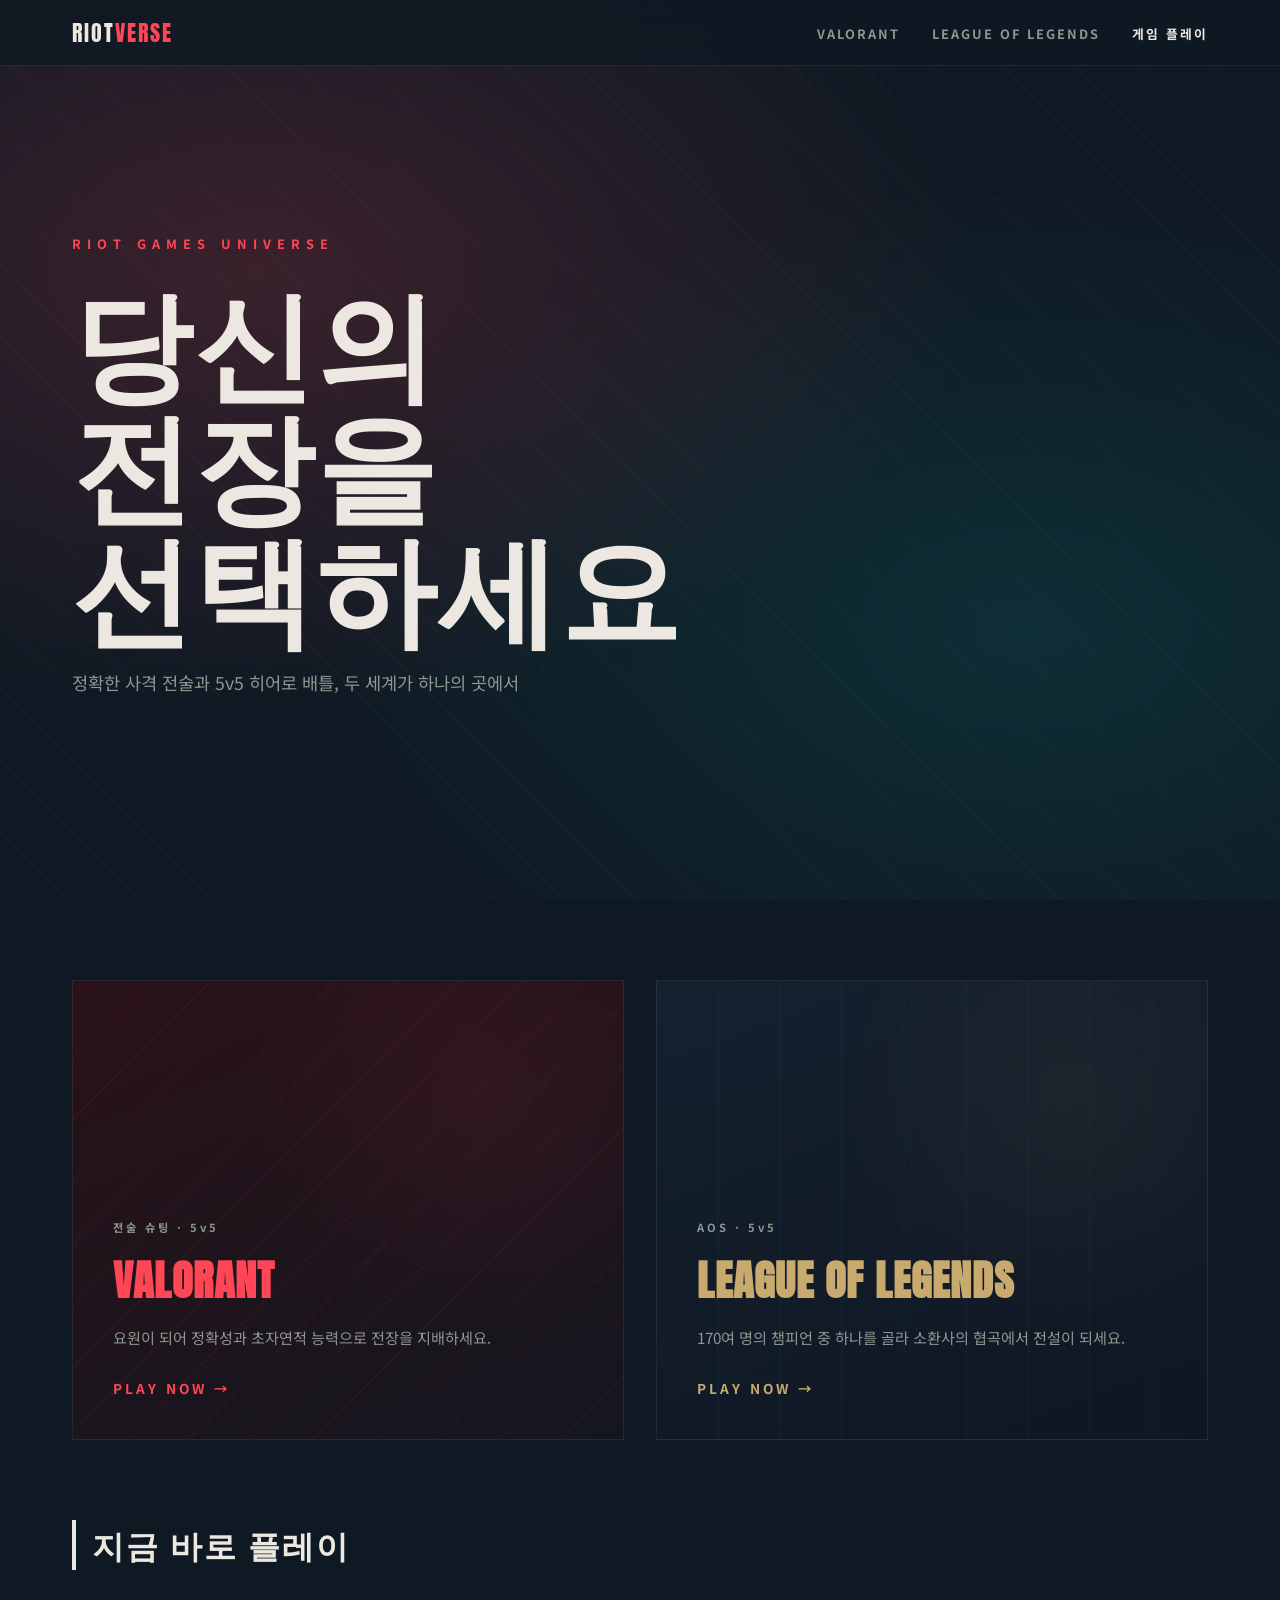
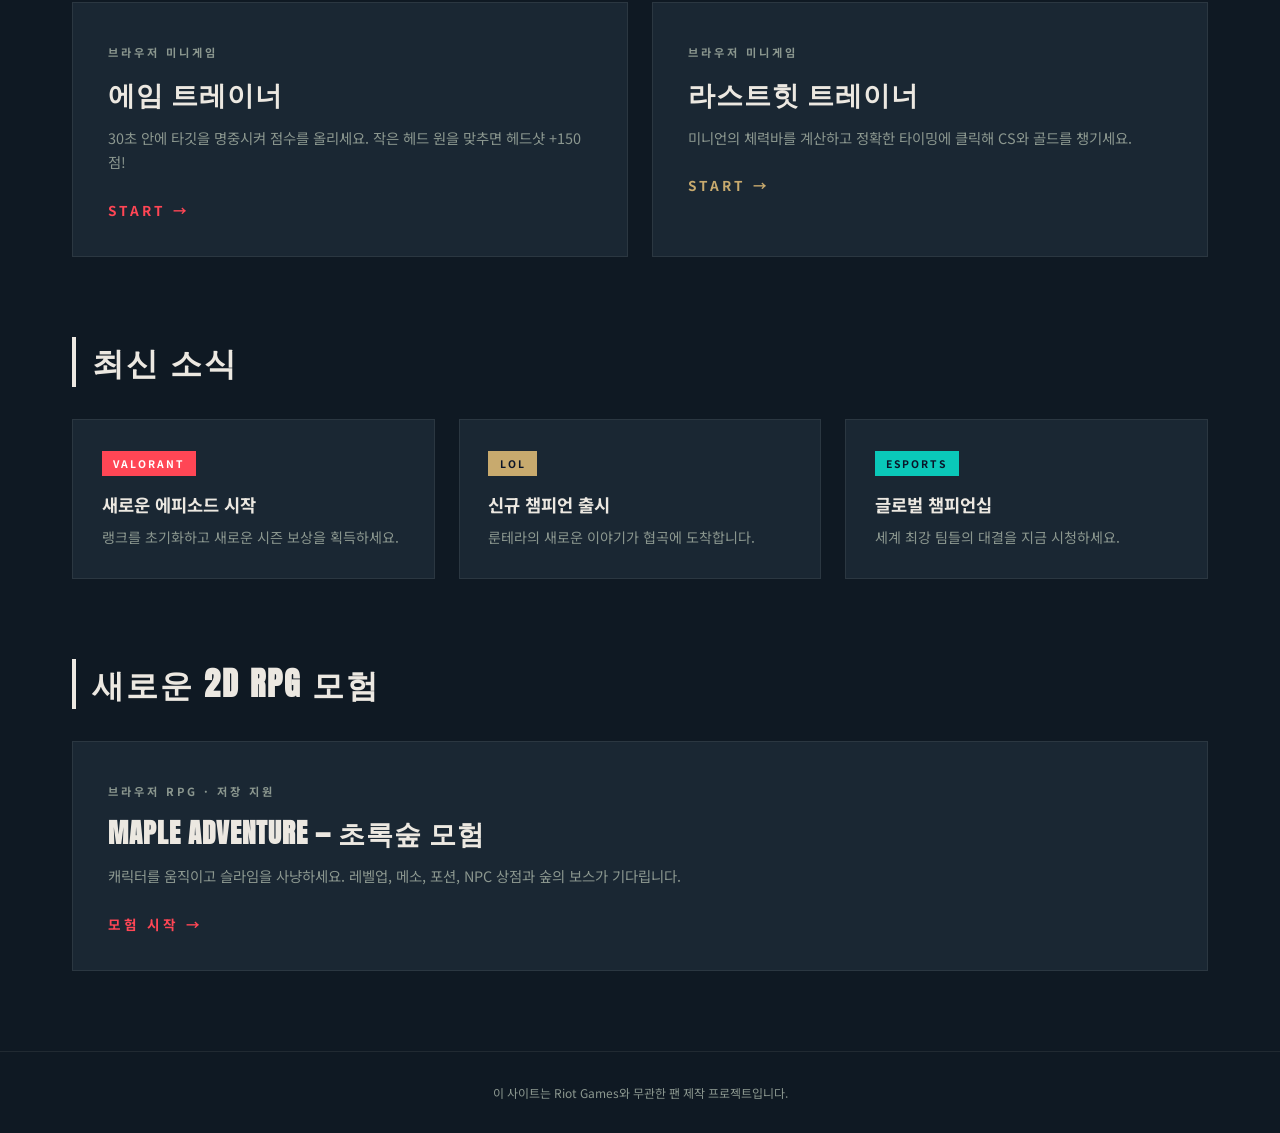
<file: index.html>
<!DOCTYPE html>
<html lang="ko">
<head>
  <meta charset="UTF-8">
  <meta name="viewport" content="width=device-width, initial-scale=1.0">
  <title>RIOT VERSE — 발로란트 & 리그 오브 레전드</title>
  <link rel="preconnect" href="https://fonts.googleapis.com">
  <link href="https://fonts.googleapis.com/css2?family=Anton&family=Noto+Sans+KR:wght@300;400;700;900&display=swap" rel="stylesheet">
  <link rel="stylesheet" href="css/style.css">
</head>
<body>
  <nav class="navbar">
    <div class="nav-inner">
      <a href="index.html" class="logo">RIOT<span>VERSE</span></a>
      <ul class="nav-links">
        <li><a href="valorant.html" class="nav-link val">VALORANT</a></li>
        <li><a href="lol.html" class="nav-link lol">LEAGUE OF LEGENDS</a></li>
        <li><a href="#play" class="nav-link play-link">게임 플레이</a></li>
      </ul>
    </div>
  </nav>

  <header class="hero">
    <div class="hero-bg"></div>
    <div class="hero-content">
      <p class="hero-kicker">RIOT GAMES UNIVERSE</p>
      <h1 class="hero-title">당신의<br>전장을<br>선택하세요</h1>
      <p class="hero-sub">정확한 사격 전술과 5v5 히어로 배틀, 두 세계가 하나의 곳에서</p>
    </div>
  </header>

  <main>
    <section class="game-grid">
      <a href="valorant.html" class="game-card valorant-card">
        <div class="game-card-bg"></div>
        <div class="game-card-content">
          <span class="genre-tag">전술 슈팅 · 5v5</span>
          <h2>VALORANT</h2>
          <p>요원이 되어 정확성과 초자연적 능력으로 전장을 지배하세요.</p>
          <span class="play-btn">PLAY NOW →</span>
        </div>
      </a>

      <a href="lol.html" class="game-card lol-card">
        <div class="game-card-bg"></div>
        <div class="game-card-content">
          <span class="genre-tag">AOS · 5v5</span>
          <h2>LEAGUE OF LEGENDS</h2>
          <p>170여 명의 챔피언 중 하나를 골라 소환사의 협곡에서 전설이 되세요.</p>
          <span class="play-btn">PLAY NOW →</span>
        </div>
      </a>
    </section>

    <section class="play-section" id="play">
      <h3 class="section-title">지금 바로 플레이</h3>
      <div class="play-grid">
        <a href="play-valorant.html" class="play-card val-p">
          <span class="genre-tag">브라우저 미니게임</span>
          <h4>에임 트레이너</h4>
          <p>30초 안에 타깃을 명중시켜 점수를 올리세요. 작은 헤드 원을 맞추면 헤드샷 +150점!</p>
          <span class="play-btn">START →</span>
        </a>
        <a href="play-lol.html" class="play-card lol-p">
          <span class="genre-tag">브라우저 미니게임</span>
          <h4>라스트힛 트레이너</h4>
          <p>미니언의 체력바를 계산하고 정확한 타이밍에 클릭해 CS와 골드를 챙기세요.</p>
          <span class="play-btn">START →</span>
        </a>
      </div>
    </section>

    <section class="news-section">
      <h3 class="section-title">최신 소식</h3>
      <div class="news-grid">
        <a href="valorant.html" class="news-card">
          <span class="news-tag val">VALORANT</span>
          <h4>새로운 에피소드 시작</h4>
          <p>랭크를 초기화하고 새로운 시즌 보상을 획득하세요.</p>
        </a>
        <a href="lol.html" class="news-card">
          <span class="news-tag lol">LOL</span>
          <h4>신규 챔피언 출시</h4>
          <p>룬테라의 새로운 이야기가 협곡에 도착합니다.</p>
        </a>
        <div class="news-card">
          <span class="news-tag esports">ESPORTS</span>
          <h4>글로벌 챔피언십</h4>
          <p>세계 최강 팀들의 대결을 지금 시청하세요.</p>
        </div>
      </div>
    </section>
  
    <section class="play-section" id="maple-adventure">
      <h3 class="section-title">새로운 2D RPG 모험</h3>
      <div class="play-grid">
        <a href="maple-rpg/" class="play-card val-p">
          <span class="genre-tag">브라우저 RPG · 저장 지원</span>
          <h4>MAPLE ADVENTURE — 초록숲 모험</h4>
          <p>캐릭터를 움직이고 슬라임을 사냥하세요. 레벨업, 메소, 포션, NPC 상점과 숲의 보스가 기다립니다.</p>
          <span class="play-btn">모험 시작 →</span>
        </a>
      </div>
    </section>

  </main>

  <footer class="footer">
    <p>이 사이트는 Riot Games와 무관한 팬 제작 프로젝트입니다.</p>
  </footer>

  <script src="js/main.js"></script>
</body>
</html>
</file>
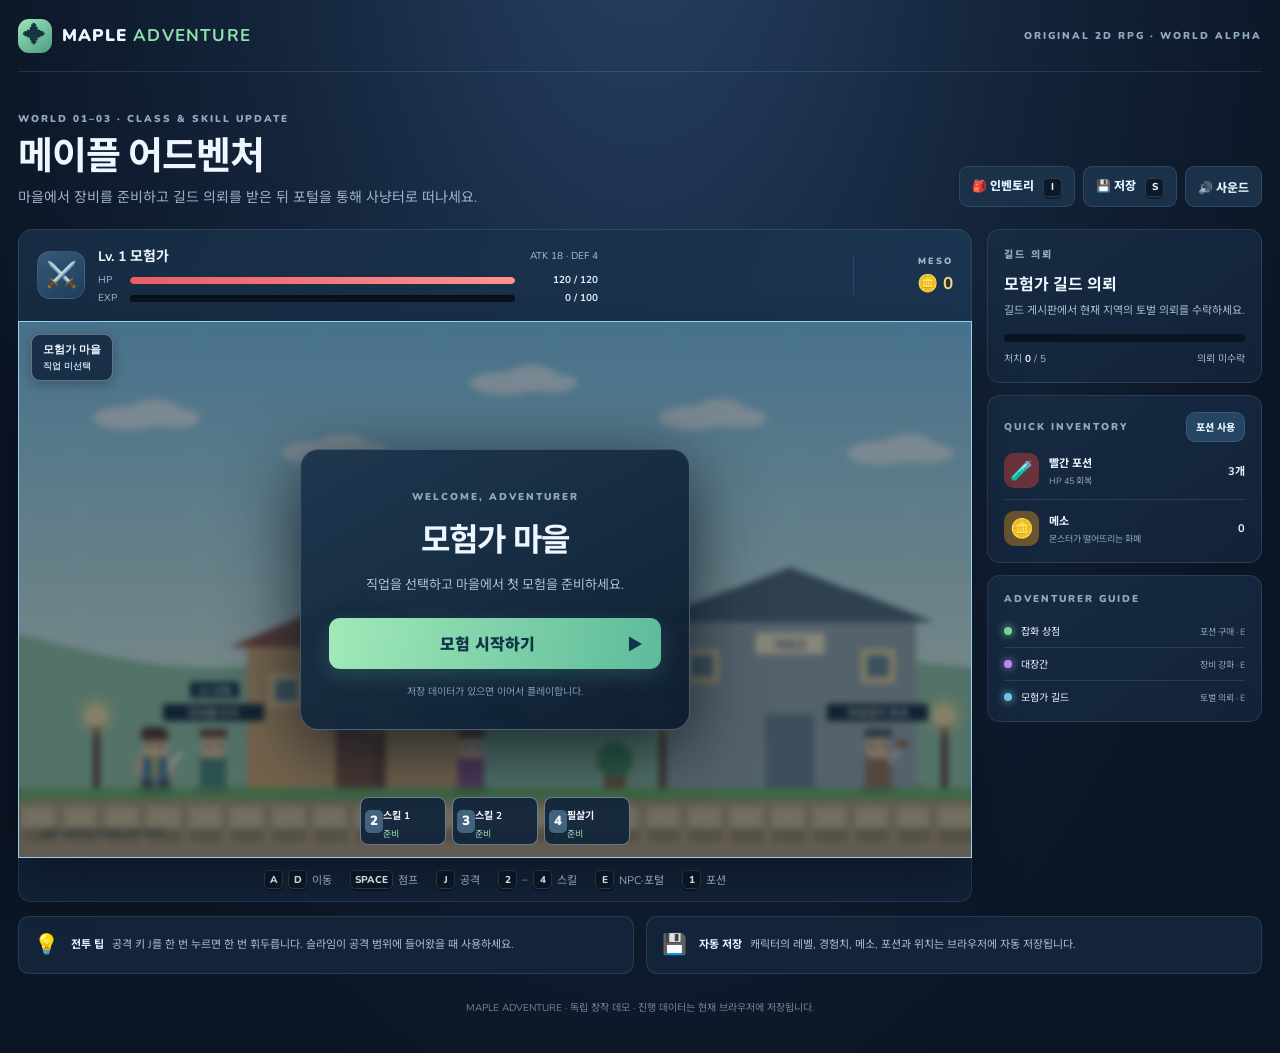
<file: maple-rpg/index.html>
<!doctype html>
<html lang="ko">
<head>
  <meta charset="utf-8">
  <meta name="viewport" content="width=device-width, initial-scale=1">
  <meta name="theme-color" content="#13243a">
  <meta name="description" content="직업과 스킬, 지역 사냥과 보스 공략을 즐기는 오리지널 2D 횡스크롤 RPG">
  <title>Maple Adventure — World Alpha</title>
  <link rel="stylesheet" href="./style.css">
</head>
<body>
  <div class="page-shell">
    <header class="site-header">
      <a class="brand" href="./" aria-label="Maple Adventure 홈"><span class="brand-mark">✦</span><span>MAPLE <b>ADVENTURE</b></span></a>
      <div class="header-note">ORIGINAL 2D RPG · WORLD ALPHA</div>
    </header>
    <main>
      <section class="intro-row">
        <div><p class="eyebrow">WORLD 01–03 · CLASS & SKILL UPDATE</p><h1>메이플 어드벤처</h1><p class="subtitle">마을에서 장비를 준비하고 길드 의뢰를 받은 뒤 포털을 통해 사냥터로 떠나세요.</p></div>
        <div class="quick-actions">
          <button id="inventoryBtn" class="utility-button" type="button">🎒 인벤토리 <kbd>I</kbd></button>
          <button id="saveBtn" class="utility-button" type="button">💾 저장 <kbd>S</kbd></button>
          <button id="soundBtn" class="utility-button" type="button" aria-pressed="true">🔊 사운드</button>
        </div>
      </section>
      <section class="game-layout" aria-label="게임 화면과 상태창">
        <div class="game-column">
          <div class="hud-panel">
            <div class="character-info"><div class="avatar">⚔️</div><div class="identity">
              <div class="level-line"><strong id="levelText">Lv. 1 모험가</strong><span id="statText">ATK 18 · DEF 4</span></div>
              <div class="bar-row"><span>HP</span><div class="bar hp"><i id="hpFill"></i></div><b id="hpText">120 / 120</b></div>
              <div class="bar-row"><span>EXP</span><div class="bar exp"><i id="expFill"></i></div><b id="expText">0 / 100</b></div>
            </div></div>
            <div class="money-box"><span>MESO</span><strong>🪙 <b id="mesoText">0</b></strong></div>
          </div>
          <div class="canvas-wrap">
            <canvas id="gameCanvas" width="960" height="540" aria-label="2D RPG 게임 화면"></canvas>
            <div id="startOverlay" class="screen-overlay"><div class="overlay-card title-card">
              <p class="eyebrow">WELCOME, ADVENTURER</p><h2>모험가 마을</h2><p>직업을 선택하고 마을에서 첫 모험을 준비하세요.</p>
              <button id="startBtn" class="primary-button" type="button">모험 시작하기 <span>▶</span></button>
              <small>저장 데이터가 있으면 이어서 플레이합니다.</small>
            </div></div>
            <div id="gameOverOverlay" class="screen-overlay hidden"><div class="overlay-card">
              <p class="eyebrow">ADVENTURE PAUSED</p><h2>잠시 쉬어가기</h2><p>체력을 회복하고 다시 숲으로 돌아가세요.</p>
              <button id="respawnBtn" class="primary-button" type="button">마을에서 부활하기</button>
            </div></div>
            <div id="toast" class="toast" role="status" aria-live="polite"></div>
          </div>
          <div class="control-strip">
            <span><kbd>A</kbd><kbd>D</kbd> 이동</span><span><kbd>SPACE</kbd> 점프</span><span><kbd>J</kbd> 공격</span><span><kbd>2</kbd>–<kbd>4</kbd> 스킬</span><span><kbd>E</kbd> NPC·포털</span><span><kbd>1</kbd> 포션</span>
          </div>
        </div>
        <aside class="side-panel">
          <section class="side-card quest-card"><p class="card-label">길드 의뢰</p><h3>숲의 슬라임 정리</h3><p>슬라임을 처치하고 모험가의 실력을 증명하세요.</p>
            <div class="quest-progress"><span id="questProgressFill"></span></div><div class="quest-meta"><span>처치 <b id="killCount">0</b> / 5</span><span id="questReward">보상 300 EXP</span></div>
          </section>
          <section class="side-card inventory-card"><div class="card-heading"><p class="card-label">QUICK INVENTORY</p><button id="usePotionBtn" class="tiny-button" type="button">포션 사용</button></div>
            <div class="quick-item"><span class="item-icon red">🧪</span><span><b>빨간 포션</b><small>HP 45 회복</small></span><strong id="potionCount">3개</strong></div>
            <div class="quick-item"><span class="item-icon gold">🪙</span><span><b>메소</b><small>몬스터가 떨어뜨리는 화폐</small></span><strong id="sideMeso">0</strong></div>
          </section>
          <section class="side-card guide-card"><p class="card-label">ADVENTURER GUIDE</p>
            <div class="guide-line"><span class="guide-dot green"></span><span>잡화 상점</span><small>포션 구매 · E</small></div>
            <div class="guide-line"><span class="guide-dot purple"></span><span>대장간</span><small>장비 강화 · E</small></div>
            <div class="guide-line"><span class="guide-dot blue"></span><span>모험가 길드</span><small>토벌 의뢰 · E</small></div>
          </section>
        </aside>
      </section>
      <section class="below-grid">
        <div class="tip-card"><span>💡</span><p><b>전투 팁</b> 공격 키 J를 한 번 누르면 한 번 휘두릅니다. 슬라임이 공격 범위에 들어왔을 때 사용하세요.</p></div>
        <div class="tip-card"><span>💾</span><p><b>자동 저장</b> 캐릭터의 레벨, 경험치, 메소, 포션과 위치는 브라우저에 자동 저장됩니다.</p></div>
      </section>
    </main>
    <footer>MAPLE ADVENTURE · 독립 창작 데모 · 진행 데이터는 현재 브라우저에 저장됩니다.</footer>
  </div>
  <div id="inventoryModal" class="modal-backdrop hidden" role="dialog" aria-modal="true" aria-labelledby="inventoryTitle">
    <div class="modal-card"><button class="close-button" data-close="inventoryModal" type="button" aria-label="닫기">×</button><p class="eyebrow">ITEM STORAGE</p><h2 id="inventoryTitle">🎒 인벤토리</h2><div id="inventoryContents" class="inventory-list"></div><p class="modal-hint">숫자 1 키로 빨간 포션을 사용할 수 있습니다.</p></div>
  </div>
  <div id="shopModal" class="modal-backdrop hidden" role="dialog" aria-modal="true" aria-labelledby="shopTitle">
    <div class="modal-card shop-card"><button class="close-button" data-close="shopModal" type="button" aria-label="닫기">×</button><p class="eyebrow">FOREST SUPPLY</p><h2 id="shopTitle">🏪 잡화 상점</h2><p class="shop-intro">모험에 필요한 물품을 준비하세요.</p>
      <div class="shop-item"><span class="item-icon red">🧪</span><span><b>빨간 포션</b><small>HP 45 회복</small></span><strong>30 메소</strong><button id="buyPotionBtn" class="tiny-button" type="button">구매</button></div>
      <div class="shop-balance">보유 메소: <b id="shopMeso">0</b></div>
    </div>
  </div>

  <div id="smithModal" class="modal-backdrop hidden town-modal" role="dialog" aria-modal="true" aria-labelledby="smithTitle">
    <div class="modal-card shop-card">
      <button class="close-button" data-close="smithModal" type="button" aria-label="닫기">×</button>
      <p class="eyebrow">BLACKSMITH · EQUIPMENT</p><h2 id="smithTitle">⚒️ 대장간</h2>
      <p class="shop-intro">메소를 지불해 장비를 영구 강화합니다.</p>
      <div class="shop-item"><span class="item-icon gold">⚔️</span><span><b>무기 강화</b><small>공격력 +5</small><small id="weaponUpgradeCost">90 메소</small></span><button id="buyWeaponUpgradeBtn" class="tiny-button" type="button">강화</button></div>
      <div class="shop-item"><span class="item-icon gold">🛡️</span><span><b>방어구 강화</b><small>방어력 +2</small><small id="armorUpgradeCost">80 메소</small></span><button id="buyArmorUpgradeBtn" class="tiny-button" type="button">강화</button></div>
      <div class="shop-balance">보유 메소: <b id="smithBalance">0</b></div>
    </div>
  </div>
  <div id="questBoardModal" class="modal-backdrop hidden town-modal" role="dialog" aria-modal="true" aria-labelledby="questBoardTitle">
    <div class="modal-card">
      <button class="close-button" data-close="questBoardModal" type="button" aria-label="닫기">×</button>
      <p class="eyebrow">ADVENTURERS GUILD</p><h2 id="questBoardTitle">📜 토벌 의뢰 게시판</h2>
      <p class="shop-intro" id="guildQuestText">현재 지역에서 몬스터 5마리를 처치하세요.</p>
      <div class="quest-contract">
        <b id="guildQuestName">초록숲 토벌 의뢰</b>
        <p>목표: 몬스터 5마리 처치</p>
        <p>보상: 경험치와 메소</p>
      </div>
      <button id="acceptQuestBtn" class="primary-button" type="button">의뢰 수락하기</button>
    </div>
  </div>
  <script src="./game.js" defer></script>
</body>
</html>
</file>
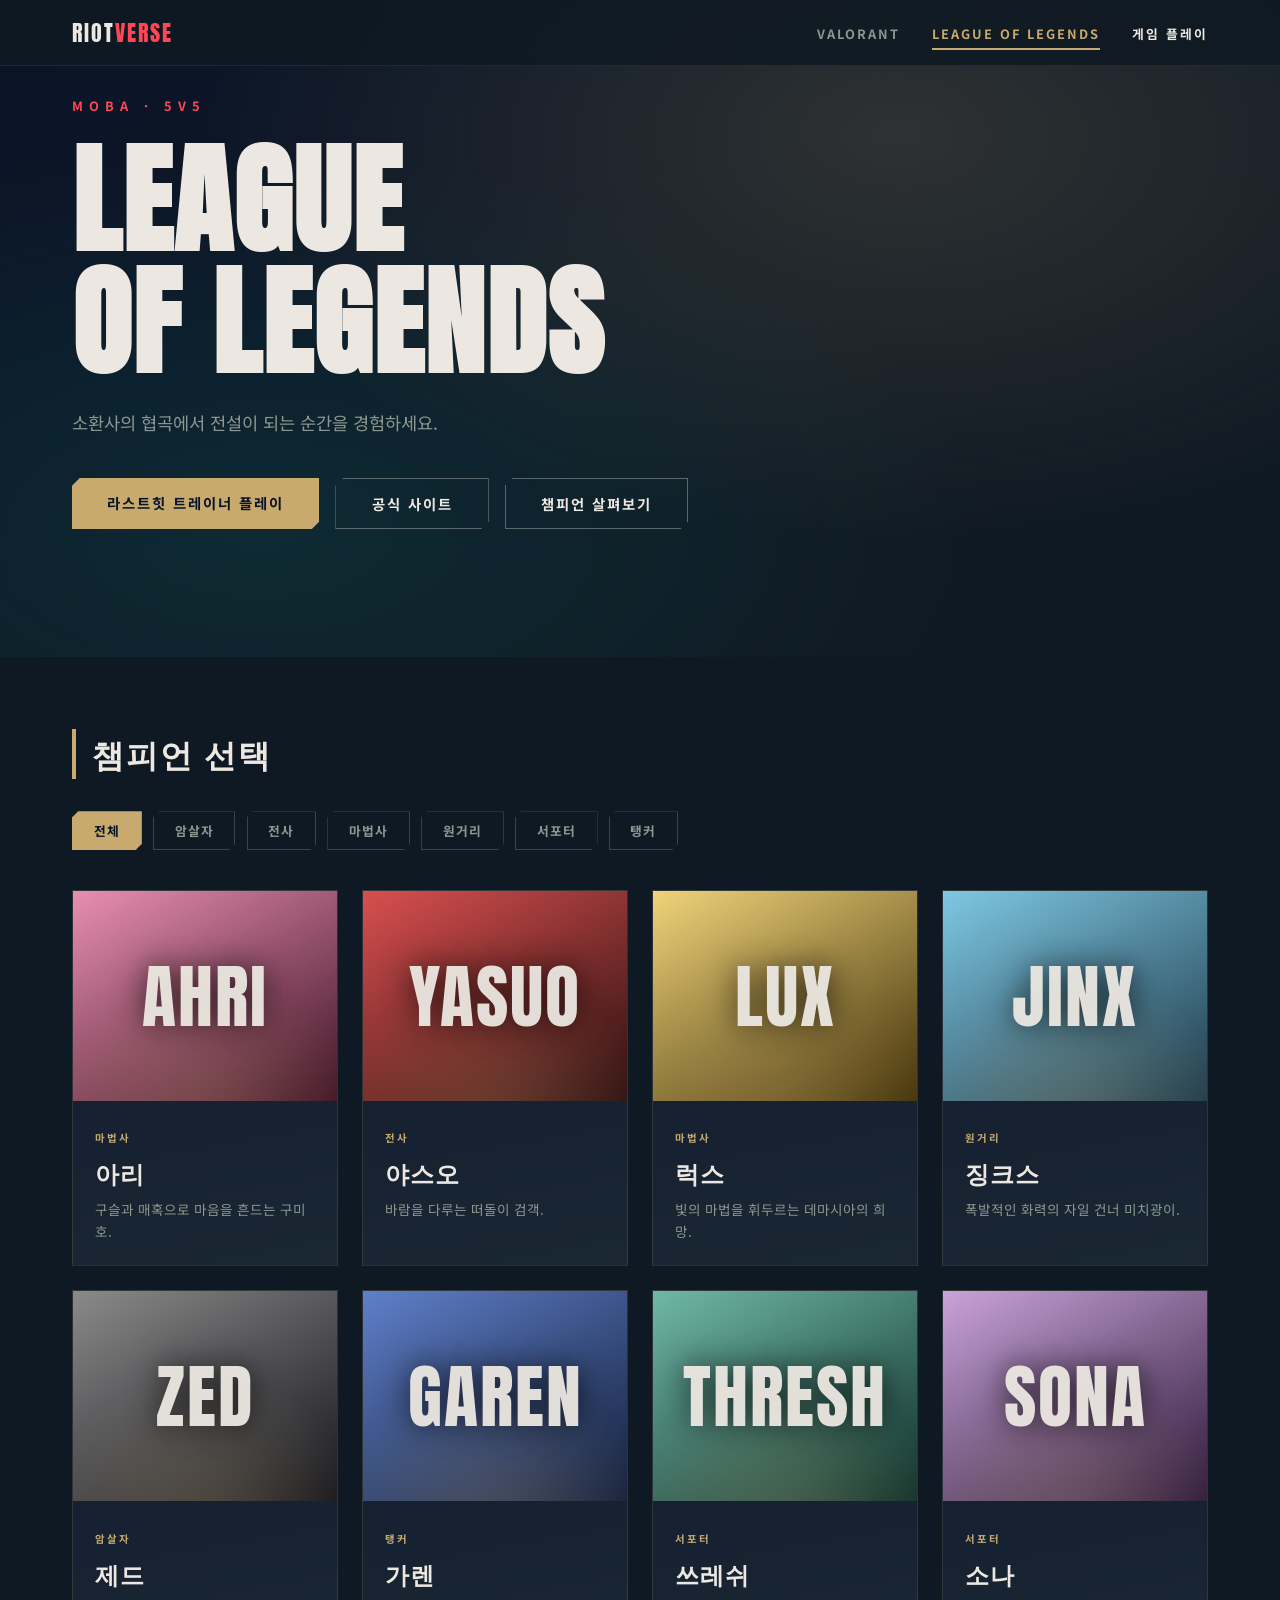
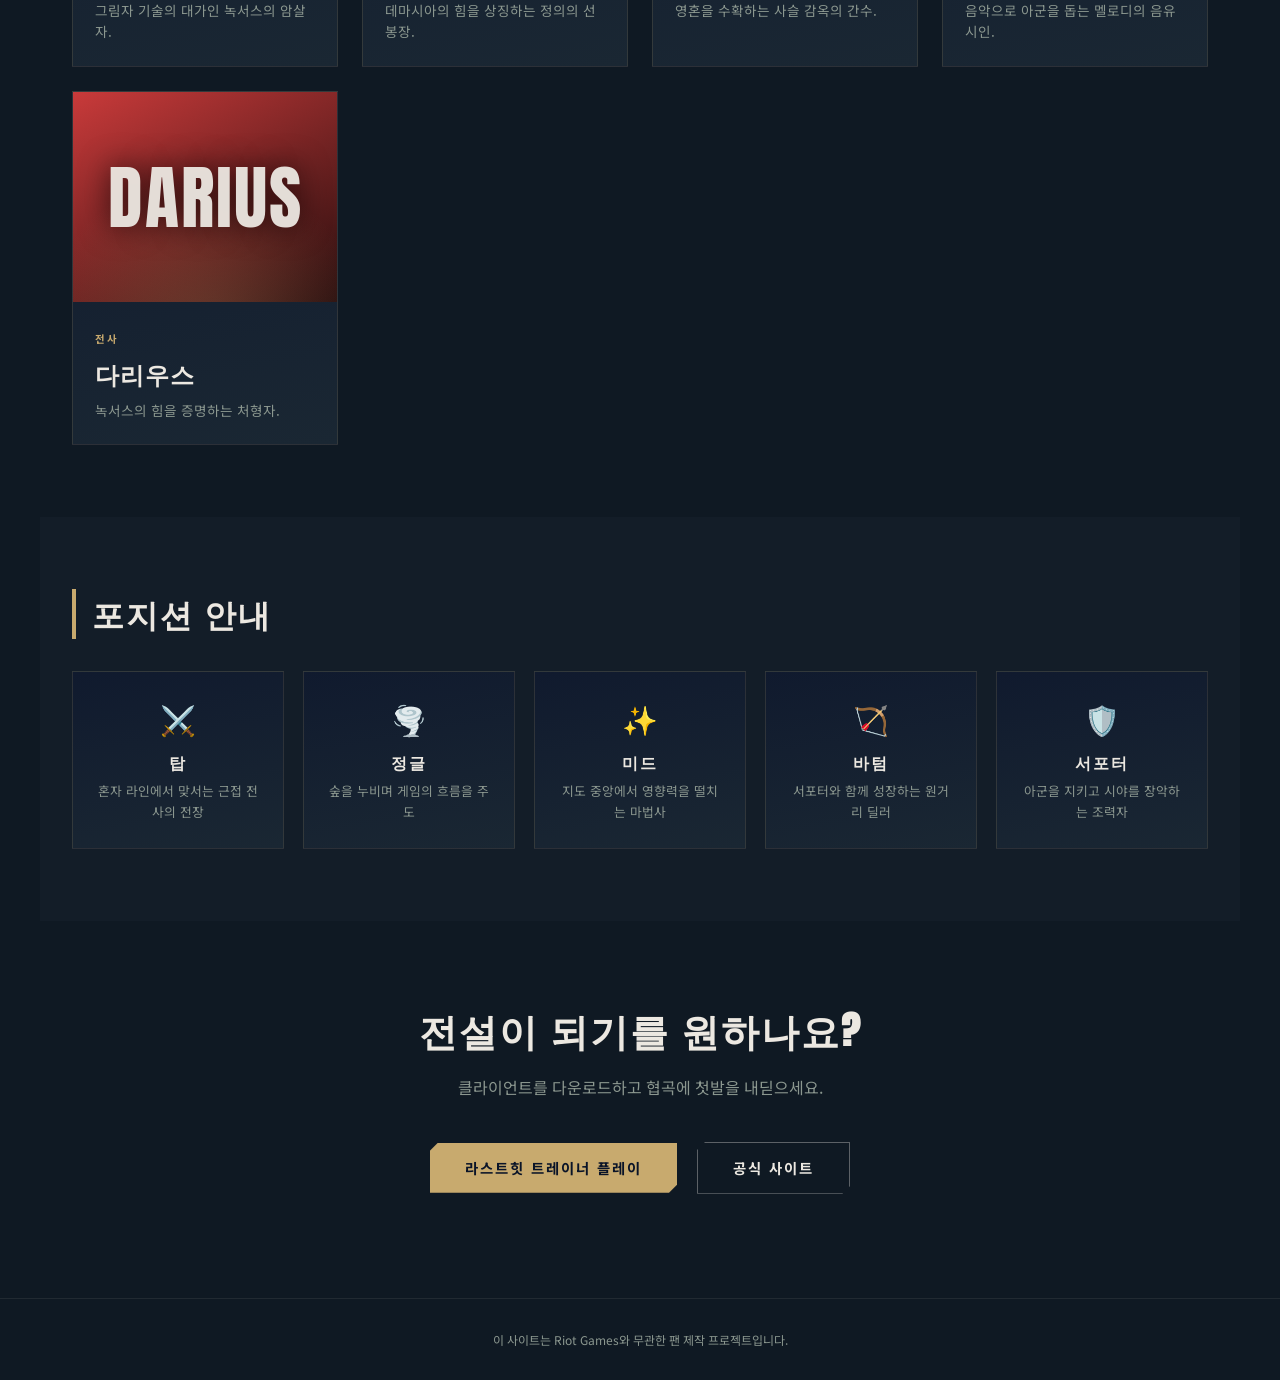
<file: lol.html>
<!DOCTYPE html>
<html lang="ko">
<head>
  <meta charset="UTF-8">
  <meta name="viewport" content="width=device-width, initial-scale=1.0">
  <title>리그 오브 레전드 — RIOT VERSE</title>
  <link rel="preconnect" href="https://fonts.googleapis.com">
  <link href="https://fonts.googleapis.com/css2?family=Anton&family=Noto+Sans+KR:wght@300;400;700;900&display=swap" rel="stylesheet">
  <link rel="stylesheet" href="css/style.css">
</head>
<body class="lol-body">
  <nav class="navbar">
    <div class="nav-inner">
      <a href="index.html" class="logo">RIOT<span>VERSE</span></a>
      <ul class="nav-links">
        <li><a href="valorant.html" class="nav-link val">VALORANT</a></li>
        <li><a href="lol.html" class="nav-link lol active">LEAGUE OF LEGENDS</a></li>
        <li><a href="index.html#play" class="nav-link play-link">게임 플레이</a></li>
      </ul>
    </div>
  </nav>

  <header class="game-hero lol-hero">
    <div class="hero-content">
      <p class="hero-kicker">MOBA · 5V5</p>
      <h1 class="hero-title">LEAGUE<br>OF LEGENDS</h1>
      <p class="hero-sub">소환사의 협곡에서 전설이 되는 순간을 경험하세요.</p>
      <div class="hero-actions">
        <a href="play-lol.html" class="cta-btn lol-btn">라스트힛 트레이너 플레이</a>
        <a href="https://www.leagueoflegends.com/ko-kr/" target="_blank" rel="noopener" class="cta-btn ghost-btn">공식 사이트</a>
        <a href="#champions" class="cta-btn ghost-btn">챔피언 살펴보기</a>
      </div>
    </div>
  </header>

  <main>
    <section id="champions" class="section">
      <h3 class="section-title lol-title">챔피언 선택</h3>
      <div class="filter-bar" id="roleFilter">
        <button class="filter-btn active" data-role="all">전체</button>
        <button class="filter-btn" data-role="assassin">암살자</button>
        <button class="filter-btn" data-role="fighter">전사</button>
        <button class="filter-btn" data-role="mage">마법사</button>
        <button class="filter-btn" data-role="marksman">원거리</button>
        <button class="filter-btn" data-role="support">서포터</button>
        <button class="filter-btn" data-role="tank">탱커</button>
      </div>
      <div class="champion-grid" id="agentGrid">
        <div class="champion-card" data-role="mage">
          <div class="champion-art ahri"></div>
          <div class="champion-info">
            <span class="role-tag">마법사</span>
            <h4>아리</h4>
            <p>구슬과 매혹으로 마음을 흔드는 구미호.</p>
          </div>
        </div>
        <div class="champion-card" data-role="fighter">
          <div class="champion-art yasuo"></div>
          <div class="champion-info">
            <span class="role-tag">전사</span>
            <h4>야스오</h4>
            <p>바람을 다루는 떠돌이 검객.</p>
          </div>
        </div>
        <div class="champion-card" data-role="mage">
          <div class="champion-art lux"></div>
          <div class="champion-info">
            <span class="role-tag">마법사</span>
            <h4>럭스</h4>
            <p>빛의 마법을 휘두르는 데마시아의 희망.</p>
          </div>
        </div>
        <div class="champion-card" data-role="marksman">
          <div class="champion-art jinx"></div>
          <div class="champion-info">
            <span class="role-tag">원거리</span>
            <h4>징크스</h4>
            <p>폭발적인 화력의 자일 건너 미치광이.</p>
          </div>
        </div>
        <div class="champion-card" data-role="assassin">
          <div class="champion-art zed"></div>
          <div class="champion-info">
            <span class="role-tag">암살자</span>
            <h4>제드</h4>
            <p>그림자 기술의 대가인 녹서스의 암살자.</p>
          </div>
        </div>
        <div class="champion-card" data-role="tank">
          <div class="champion-art garen"></div>
          <div class="champion-info">
            <span class="role-tag">탱커</span>
            <h4>가렌</h4>
            <p>데마시아의 힘을 상징하는 정의의 선봉장.</p>
          </div>
        </div>
        <div class="champion-card" data-role="support">
          <div class="champion-art thresh"></div>
          <div class="champion-info">
            <span class="role-tag">서포터</span>
            <h4>쓰레쉬</h4>
            <p>영혼을 수확하는 사슬 감옥의 간수.</p>
          </div>
        </div>
        <div class="champion-card" data-role="support">
          <div class="champion-art sona"></div>
          <div class="champion-info">
            <span class="role-tag">서포터</span>
            <h4>소나</h4>
            <p>음악으로 아군을 돕는 멜로디의 음유시인.</p>
          </div>
        </div>
        <div class="champion-card" data-role="fighter">
          <div class="champion-art darius"></div>
          <div class="champion-info">
            <span class="role-tag">전사</span>
            <h4>다리우스</h4>
            <p>녹서스의 힘을 증명하는 처형자.</p>
          </div>
        </div>
      </div>
    </section>

    <section class="section position-section">
      <h3 class="section-title lol-title">포지션 안내</h3>
      <div class="position-grid">
        <div class="position-card"><span class="pos-icon">⚔️</span><h4>탑</h4><p>혼자 라인에서 맞서는 근접 전사의 전장</p></div>
        <div class="position-card"><span class="pos-icon">🌪️</span><h4>정글</h4><p>숲을 누비며 게임의 흐름을 주도</p></div>
        <div class="position-card"><span class="pos-icon">✨</span><h4>미드</h4><p>지도 중앙에서 영향력을 떨치는 마법사</p></div>
        <div class="position-card"><span class="pos-icon">🏹</span><h4>바텀</h4><p>서포터와 함께 성장하는 원거리 딜러</p></div>
        <div class="position-card"><span class="pos-icon">🛡️</span><h4>서포터</h4><p>아군을 지키고 시야를 장악하는 조력자</p></div>
      </div>
    </section>

    <section class="section cta-section">
      <h3>전설이 되기를 원하나요?</h3>
      <p>클라이언트를 다운로드하고 협곡에 첫발을 내딛으세요.</p>
      <a href="play-lol.html" class="cta-btn lol-btn">라스트힛 트레이너 플레이</a>
      <a href="https://www.leagueoflegends.com/ko-kr/" target="_blank" rel="noopener" class="cta-btn ghost-btn">공식 사이트</a>
    </section>
  </main>

  <footer class="footer">
    <p>이 사이트는 Riot Games와 무관한 팬 제작 프로젝트입니다.</p>
  </footer>

  <script src="js/main.js"></script>
</body>
</html>
</file>
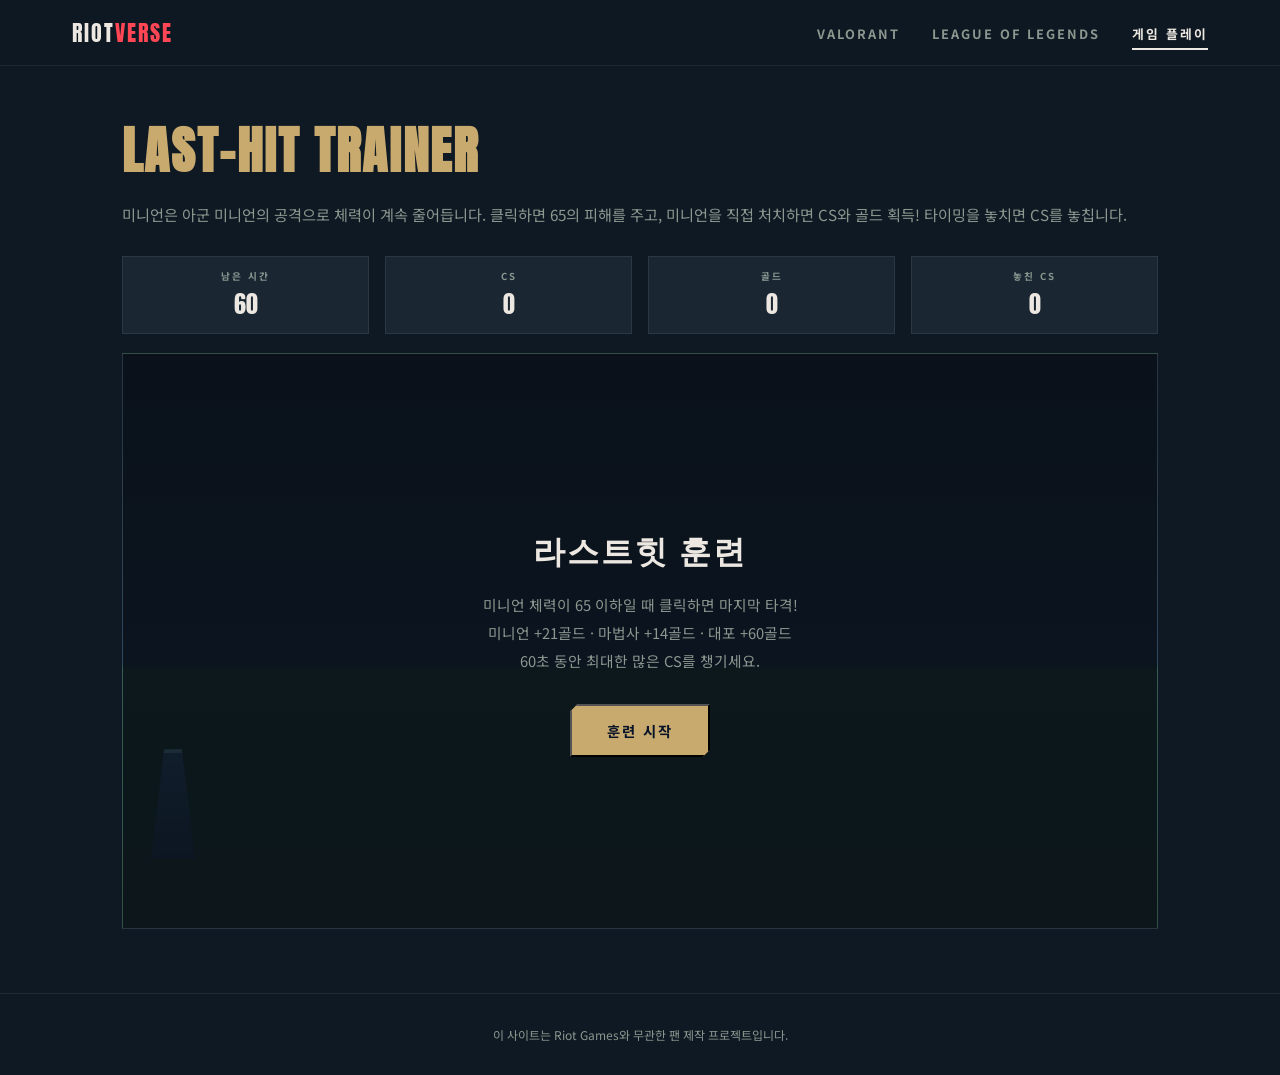
<file: play-lol.html>
<!DOCTYPE html>
<html lang="ko">
<head>
  <meta charset="UTF-8">
  <meta name="viewport" content="width=device-width, initial-scale=1.0">
  <title>라스트힛 트레이너 — RIOT VERSE</title>
  <link rel="preconnect" href="https://fonts.googleapis.com">
  <link href="https://fonts.googleapis.com/css2?family=Anton&family=Noto+Sans+KR:wght@300;400;700;900&display=swap" rel="stylesheet">
  <link rel="stylesheet" href="css/style.css">
</head>
<body class="lol-body">
  <nav class="navbar">
    <div class="nav-inner">
      <a href="index.html" class="logo">RIOT<span>VERSE</span></a>
      <ul class="nav-links">
        <li><a href="valorant.html" class="nav-link val">VALORANT</a></li>
        <li><a href="lol.html" class="nav-link lol">LEAGUE OF LEGENDS</a></li>
        <li><a href="index.html#play" class="nav-link play-link active">게임 플레이</a></li>
      </ul>
    </div>
  </nav>

  <main class="game-shell">
    <h1 class="game-title">Last-hit Trainer</h1>
    <p class="game-desc">미니언은 아군 미니언의 공격으로 체력이 계속 줄어듭니다. 클릭하면 65의 피해를 주고, 미니언을 직접 처치하면 CS와 골드 획득! 타이밍을 놓치면 CS를 놓칩니다.</p>

    <div class="game-hud">
      <div class="hud-box"><span class="hud-label">남은 시간</span><span class="hud-value" id="hudTime">60</span></div>
      <div class="hud-box"><span class="hud-label">CS</span><span class="hud-value" id="hudCs">0</span></div>
      <div class="hud-box"><span class="hud-label">골드</span><span class="hud-value" id="hudGold">0</span></div>
      <div class="hud-box"><span class="hud-label">놓친 CS</span><span class="hud-value" id="hudMiss">0</span></div>
    </div>

    <div class="game-arena lol-arena" id="arena">
      <div class="lane-ground"></div>
      <div class="tower"><div class="tower-body"></div></div>
      <div class="game-overlay" id="overlay">
        <div class="overlay-card">
          <h2 id="ovTitle">라스트힛 훈련</h2>
          <p id="ovText">미니언 체력이 65 이하일 때 클릭하면 마지막 타격!<br>미니언 +21골드 · 마법사 +14골드 · 대포 +60골드<br>60초 동안 최대한 많은 CS를 챙기세요.</p>
          <button class="cta-btn lol-btn" id="startBtn">훈련 시작</button>
        </div>
      </div>
    </div>
  </main>

  <footer class="footer">
    <p>이 사이트는 Riot Games와 무관한 팬 제작 프로젝트입니다.</p>
  </footer>

  <script src="js/lasthit.js"></script>
</body>
</html>
</file>
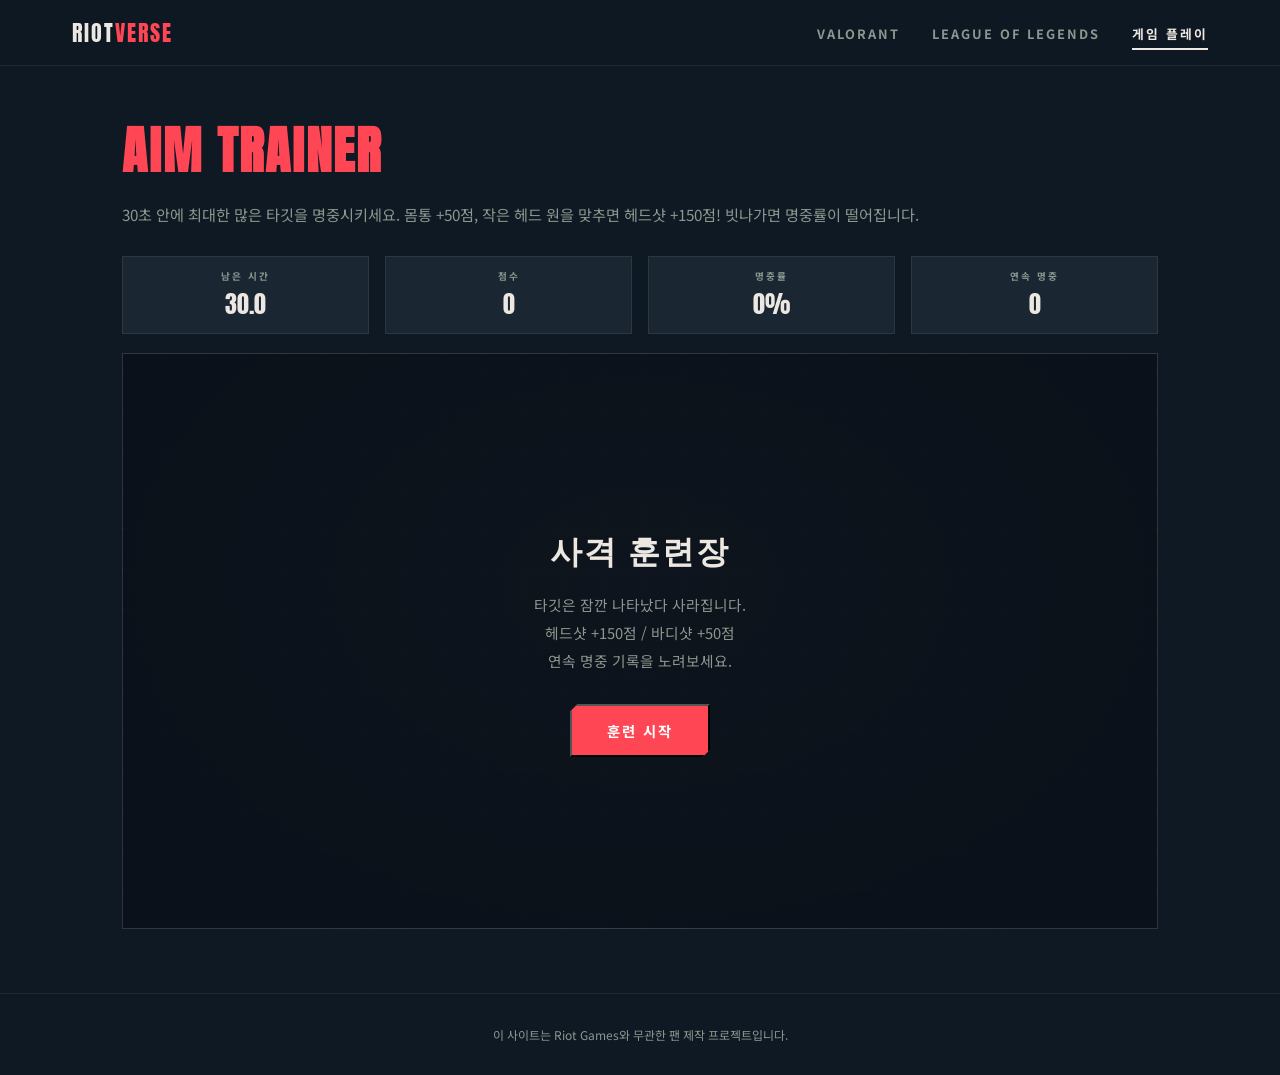
<file: play-valorant.html>
<!DOCTYPE html>
<html lang="ko">
<head>
  <meta charset="UTF-8">
  <meta name="viewport" content="width=device-width, initial-scale=1.0">
  <title>에임 트레이너 — RIOT VERSE</title>
  <link rel="preconnect" href="https://fonts.googleapis.com">
  <link href="https://fonts.googleapis.com/css2?family=Anton&family=Noto+Sans+KR:wght@300;400;700;900&display=swap" rel="stylesheet">
  <link rel="stylesheet" href="css/style.css">
</head>
<body class="val-body">
  <nav class="navbar">
    <div class="nav-inner">
      <a href="index.html" class="logo">RIOT<span>VERSE</span></a>
      <ul class="nav-links">
        <li><a href="valorant.html" class="nav-link val">VALORANT</a></li>
        <li><a href="lol.html" class="nav-link lol">LEAGUE OF LEGENDS</a></li>
        <li><a href="index.html#play" class="nav-link play-link active">게임 플레이</a></li>
      </ul>
    </div>
  </nav>

  <main class="game-shell">
    <h1 class="game-title">Aim Trainer</h1>
    <p class="game-desc">30초 안에 최대한 많은 타깃을 명중시키세요. 몸통 +50점, 작은 헤드 원을 맞추면 헤드샷 +150점! 빗나가면 명중률이 떨어집니다.</p>

    <div class="game-hud">
      <div class="hud-box"><span class="hud-label">남은 시간</span><span class="hud-value" id="hudTime">30.0</span></div>
      <div class="hud-box"><span class="hud-label">점수</span><span class="hud-value" id="hudScore">0</span></div>
      <div class="hud-box"><span class="hud-label">명중률</span><span class="hud-value" id="hudAcc">0%</span></div>
      <div class="hud-box"><span class="hud-label">연속 명중</span><span class="hud-value" id="hudStreak">0</span></div>
    </div>

    <div class="game-arena val-arena" id="arena">
      <div class="game-overlay" id="overlay">
        <div class="overlay-card">
          <h2 id="ovTitle">사격 훈련장</h2>
          <p id="ovText">타깃은 잠깐 나타났다 사라집니다.<br>헤드샷 +150점 / 바디샷 +50점<br>연속 명중 기록을 노려보세요.</p>
          <button class="cta-btn val-btn" id="startBtn">훈련 시작</button>
        </div>
      </div>
    </div>
  </main>

  <footer class="footer">
    <p>이 사이트는 Riot Games와 무관한 팬 제작 프로젝트입니다.</p>
  </footer>

  <script src="js/aimtrainer.js"></script>
</body>
</html>
</file>
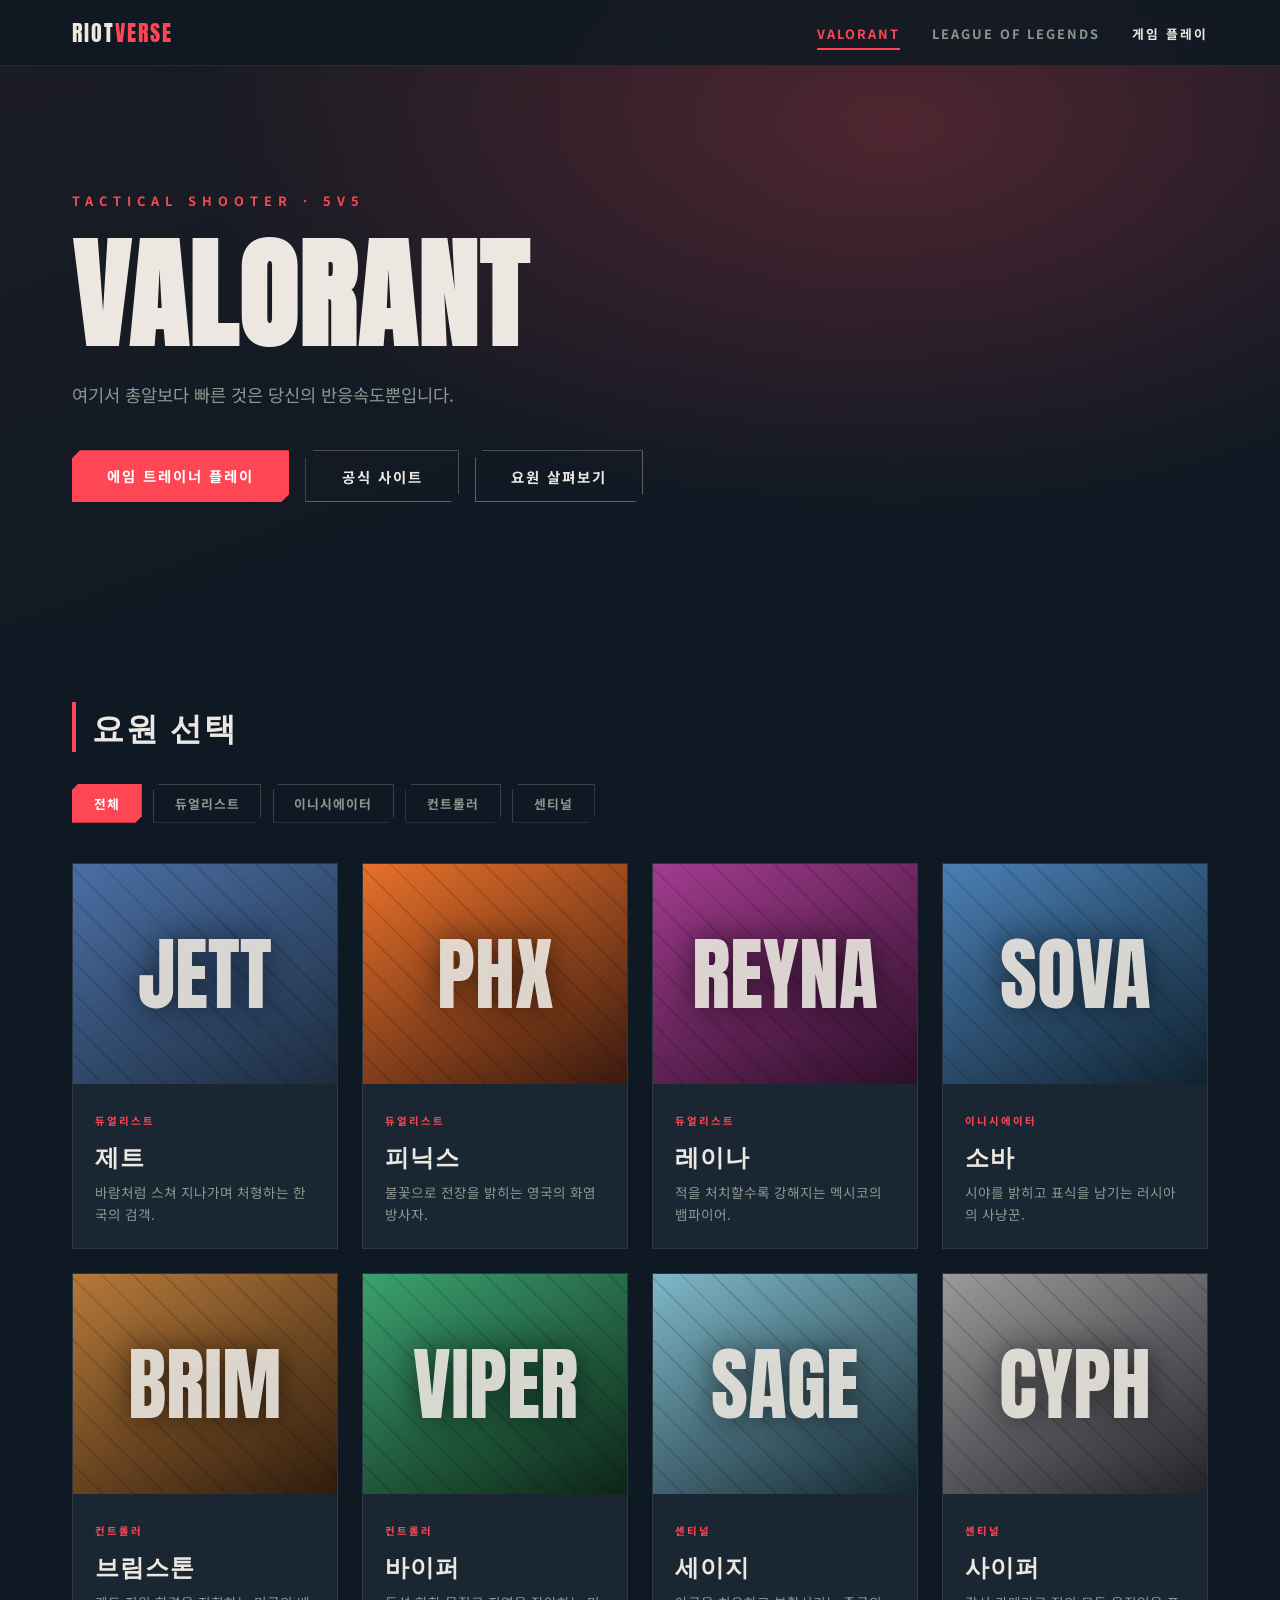
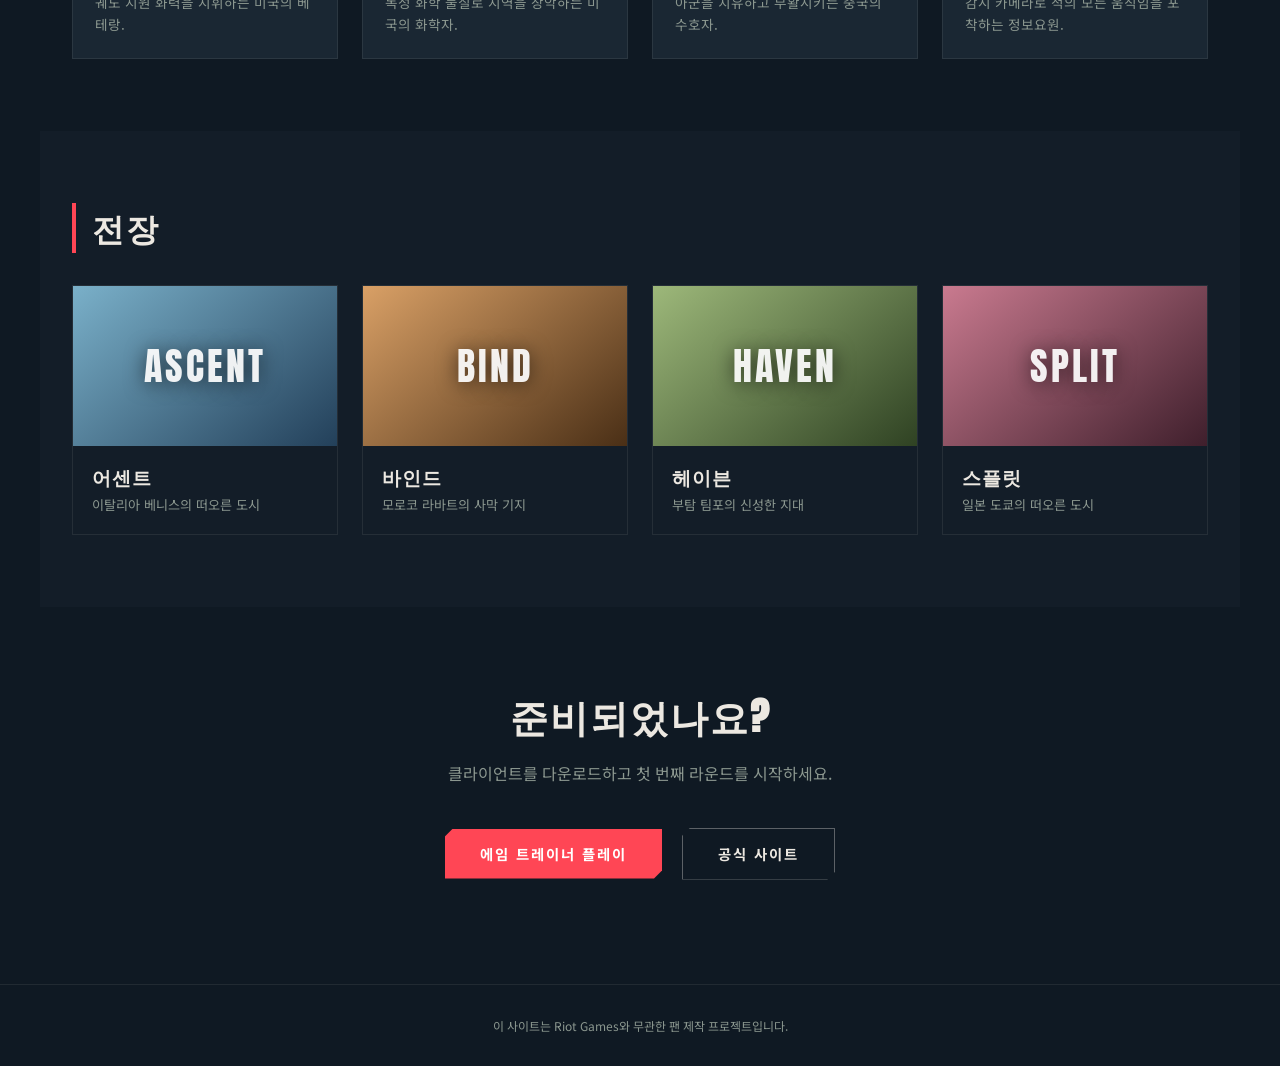
<file: valorant.html>
<!DOCTYPE html>
<html lang="ko">
<head>
  <meta charset="UTF-8">
  <meta name="viewport" content="width=device-width, initial-scale=1.0">
  <title>VALORANT — RIOT VERSE</title>
  <link rel="preconnect" href="https://fonts.googleapis.com">
  <link href="https://fonts.googleapis.com/css2?family=Anton&family=Noto+Sans+KR:wght@300;400;700;900&display=swap" rel="stylesheet">
  <link rel="stylesheet" href="css/style.css">
</head>
<body class="val-body">
  <nav class="navbar">
    <div class="nav-inner">
      <a href="index.html" class="logo">RIOT<span>VERSE</span></a>
      <ul class="nav-links">
        <li><a href="valorant.html" class="nav-link val active">VALORANT</a></li>
        <li><a href="lol.html" class="nav-link lol">LEAGUE OF LEGENDS</a></li>
        <li><a href="index.html#play" class="nav-link play-link">게임 플레이</a></li>
      </ul>
    </div>
  </nav>

  <header class="game-hero val-hero">
    <div class="hero-content">
      <p class="hero-kicker">TACTICAL SHOOTER · 5V5</p>
      <h1 class="hero-title">VALORANT</h1>
      <p class="hero-sub">여기서 총알보다 빠른 것은 당신의 반응속도뿐입니다.</p>
      <div class="hero-actions">
        <a href="play-valorant.html" class="cta-btn val-btn">에임 트레이너 플레이</a>
        <a href="https://playvalorant.com/ko-kr/" target="_blank" rel="noopener" class="cta-btn ghost-btn">공식 사이트</a>
        <a href="#agents" class="cta-btn ghost-btn">요원 살펴보기</a>
      </div>
    </div>
  </header>

  <main>
    <section id="agents" class="section">
      <h3 class="section-title val-title">요원 선택</h3>
      <div class="filter-bar" id="roleFilter">
        <button class="filter-btn active" data-role="all">전체</button>
        <button class="filter-btn" data-role="duelist">듀얼리스트</button>
        <button class="filter-btn" data-role="initiator">이니시에이터</button>
        <button class="filter-btn" data-role="controller">컨트롤러</button>
        <button class="filter-btn" data-role="sentinel">센티널</button>
      </div>
      <div class="agent-grid" id="agentGrid">
        <div class="agent-card" data-role="duelist">
          <div class="agent-art jett"></div>
          <div class="agent-info">
            <span class="role-tag">듀얼리스트</span>
            <h4>제트</h4>
            <p>바람처럼 스쳐 지나가며 처형하는 한국의 검객.</p>
          </div>
        </div>
        <div class="agent-card" data-role="duelist">
          <div class="agent-art phoenix"></div>
          <div class="agent-info">
            <span class="role-tag">듀얼리스트</span>
            <h4>피닉스</h4>
            <p>불꽃으로 전장을 밝히는 영국의 화염방사자.</p>
          </div>
        </div>
        <div class="agent-card" data-role="duelist">
          <div class="agent-art reyna"></div>
          <div class="agent-info">
            <span class="role-tag">듀얼리스트</span>
            <h4>레이나</h4>
            <p>적을 처치할수록 강해지는 멕시코의 뱀파이어.</p>
          </div>
        </div>
        <div class="agent-card" data-role="initiator">
          <div class="agent-art sova"></div>
          <div class="agent-info">
            <span class="role-tag">이니시에이터</span>
            <h4>소바</h4>
            <p>시야를 밝히고 표식을 남기는 러시아의 사냥꾼.</p>
          </div>
        </div>
        <div class="agent-card" data-role="controller">
          <div class="agent-art brimstone"></div>
          <div class="agent-info">
            <span class="role-tag">컨트롤러</span>
            <h4>브림스톤</h4>
            <p>궤도 지원 화력을 지휘하는 미국의 베테랑.</p>
          </div>
        </div>
        <div class="agent-card" data-role="controller">
          <div class="agent-art viper"></div>
          <div class="agent-info">
            <span class="role-tag">컨트롤러</span>
            <h4>바이퍼</h4>
            <p>독성 화학 물질로 지역을 장악하는 미국의 화학자.</p>
          </div>
        </div>
        <div class="agent-card" data-role="sentinel">
          <div class="agent-art sage"></div>
          <div class="agent-info">
            <span class="role-tag">센티널</span>
            <h4>세이지</h4>
            <p>아군을 치유하고 부활시키는 중국의 수호자.</p>
          </div>
        </div>
        <div class="agent-card" data-role="sentinel">
          <div class="agent-art cypher"></div>
          <div class="agent-info">
            <span class="role-tag">센티널</span>
            <h4>사이퍼</h4>
            <p>감시 카메라로 적의 모든 움직임을 포착하는 정보요원.</p>
          </div>
        </div>
      </div>
    </section>

    <section class="section maps-section">
      <h3 class="section-title val-title">전장</h3>
      <div class="map-grid">
        <div class="map-card"><div class="map-art ascent"></div><h4>어센트</h4><p>이탈리아 베니스의 떠오른 도시</p></div>
        <div class="map-card"><div class="map-art bind"></div><h4>바인드</h4><p>모로코 라바트의 사막 기지</p></div>
        <div class="map-card"><div class="map-art haven"></div><h4>헤이븐</h4><p>부탐 팀포의 신성한 지대</p></div>
        <div class="map-card"><div class="map-art split"></div><h4>스플릿</h4><p>일본 도쿄의 떠오른 도시</p></div>
      </div>
    </section>

    <section class="section cta-section">
      <h3>준비되었나요?</h3>
      <p>클라이언트를 다운로드하고 첫 번째 라운드를 시작하세요.</p>
      <a href="play-valorant.html" class="cta-btn val-btn">에임 트레이너 플레이</a>
      <a href="https://playvalorant.com/ko-kr/" target="_blank" rel="noopener" class="cta-btn ghost-btn">공식 사이트</a>
    </section>
  </main>

  <footer class="footer">
    <p>이 사이트는 Riot Games와 무관한 팬 제작 프로젝트입니다.</p>
  </footer>

  <script src="js/main.js"></script>
</body>
</html>
</file>
<file: css/style.css>
:root {
  --bg: #0f1923;
  --bg-soft: #1a2733;
  --text: #ece8e1;
  --muted: #8b978f;
  --val-red: #ff4655;
  --val-dark: #bd3944;
  --lol-gold: #c8aa6e;
  --lol-blue: #0ac8b9;
  --lol-dark: #0a1428;
}

* { margin: 0; padding: 0; box-sizing: border-box; }

html { scroll-behavior: smooth; }

body {
  font-family: 'Noto Sans KR', sans-serif;
  background: var(--bg);
  color: var(--text);
  overflow-x: hidden;
}

/* ===== NAVBAR ===== */
.navbar {
  position: fixed;
  top: 0; left: 0; right: 0;
  z-index: 100;
  background: rgba(15, 25, 35, 0.85);
  backdrop-filter: blur(12px);
  border-bottom: 1px solid rgba(236, 232, 225, 0.08);
}
.nav-inner {
  max-width: 1200px;
  margin: 0 auto;
  padding: 1rem 2rem;
  display: flex;
  justify-content: space-between;
  align-items: center;
}
.logo {
  font-family: 'Anton', sans-serif;
  font-size: 1.4rem;
  color: var(--text);
  text-decoration: none;
  letter-spacing: 2px;
}
.logo span { color: var(--val-red); }
.nav-links { list-style: none; display: flex; gap: 2rem; }
.nav-link {
  font-size: 0.8rem;
  font-weight: 700;
  letter-spacing: 2px;
  text-decoration: none;
  padding: 0.4rem 0;
  position: relative;
  color: var(--muted);
  transition: color 0.2s;
}
.nav-link::after {
  content: '';
  position: absolute;
  left: 0; bottom: 0;
  width: 0; height: 2px;
  transition: width 0.25s;
}
.nav-link.val::after { background: var(--val-red); }
.nav-link.lol::after { background: var(--lol-gold); }
.nav-link.val:hover, .nav-link.val.active { color: var(--val-red); }
.nav-link.lol:hover, .nav-link.lol.active { color: var(--lol-gold); }
.nav-link:hover::after, .nav-link.active::after { width: 100%; }

/* ===== HERO ===== */
.hero {
  min-height: 100vh;
  display: flex;
  align-items: center;
  position: relative;
}
.hero-bg {
  position: absolute;
  inset: 0;
  background:
    radial-gradient(ellipse at 20% 30%, rgba(255, 70, 85, 0.18), transparent 50%),
    radial-gradient(ellipse at 80% 70%, rgba(10, 200, 185, 0.12), transparent 50%),
    repeating-linear-gradient(45deg, transparent 0 48px, rgba(236,232,225,0.02) 48px 50px),
    var(--bg);
}
.hero-content {
  position: relative;
  max-width: 1200px;
  margin: 0 auto;
  padding: 6rem 2rem 4rem;
  width: 100%;
}
.hero-kicker {
  font-size: 0.8rem;
  font-weight: 700;
  letter-spacing: 6px;
  color: var(--val-red);
  margin-bottom: 1.5rem;
}
.hero-title {
  font-family: 'Anton', sans-serif;
  font-size: clamp(3.5rem, 10vw, 7.5rem);
  line-height: 1.02;
  letter-spacing: 2px;
  text-transform: uppercase;
}
.hero-sub {
  margin-top: 1.5rem;
  color: var(--muted);
  font-size: 1.1rem;
  max-width: 480px;
  line-height: 1.7;
}

/* ===== GAME HERO (subpages) ===== */
.game-hero {
  min-height: 70vh;
  display: flex;
  align-items: flex-end;
  position: relative;
  padding-bottom: 4rem;
}
.val-hero {
  background:
    radial-gradient(ellipse at 70% 20%, rgba(255, 70, 85, 0.25), transparent 55%),
    linear-gradient(160deg, #1c1c24 0%, var(--bg) 70%);
}
.lol-hero {
  background:
    radial-gradient(ellipse at 70% 20%, rgba(200, 170, 110, 0.18), transparent 55%),
    radial-gradient(ellipse at 20% 80%, rgba(10, 200, 185, 0.1), transparent 50%),
    linear-gradient(160deg, var(--lol-dark) 0%, var(--bg) 70%);
}
.hero-actions {
  display: flex;
  gap: 1rem;
  margin-top: 2.5rem;
  flex-wrap: wrap;
}

/* ===== BUTTONS ===== */
.cta-btn {
  display: inline-block;
  padding: 0.9rem 2.2rem;
  font-family: 'Noto Sans KR', sans-serif;
  font-size: 0.9rem;
  font-weight: 700;
  letter-spacing: 2px;
  text-decoration: none;
  text-transform: uppercase;
  transition: transform 0.2s, box-shadow 0.2s, background 0.2s, color 0.2s;
  clip-path: polygon(8px 0, 100% 0, 100% calc(100% - 8px), calc(100% - 8px) 100%, 0 100%, 0 8px);
}
.cta-btn:hover { transform: translateY(-3px); }
.val-btn { background: var(--val-red); color: #fff; }
.val-btn:hover { box-shadow: 0 8px 30px rgba(255, 70, 85, 0.4); }
.lol-btn { background: var(--lol-gold); color: #0a1428; }
.lol-btn:hover { box-shadow: 0 8px 30px rgba(200, 170, 110, 0.4); }
.ghost-btn {
  background: transparent;
  color: var(--text);
  border: 1px solid rgba(236, 232, 225, 0.35);
}
.ghost-btn:hover { border-color: var(--text); background: rgba(236,232,225,0.06); }

/* ===== GAME GRID (home) ===== */
.game-grid {
  max-width: 1200px;
  margin: 0 auto;
  padding: 5rem 2rem;
  display: grid;
  grid-template-columns: repeat(auto-fit, minmax(340px, 1fr));
  gap: 2rem;
}
.game-card {
  position: relative;
  min-height: 460px;
  display: flex;
  align-items: flex-end;
  text-decoration: none;
  overflow: hidden;
  border: 1px solid rgba(236, 232, 225, 0.08);
  transition: transform 0.3s, box-shadow 0.3s;
}
.game-card:hover { transform: translateY(-8px); }
.valorant-card { background: linear-gradient(160deg, #2a1218 0%, #14161f 100%); }
.valorant-card:hover { box-shadow: 0 20px 60px rgba(255, 70, 85, 0.25); }
.lol-card { background: linear-gradient(160deg, #14212e 0%, #101623 100%); }
.lol-card:hover { box-shadow: 0 20px 60px rgba(200, 170, 110, 0.2); }
.game-card-bg { position: absolute; inset: 0; opacity: 0.14; transition: opacity 0.3s, transform 0.4s; }
.valorant-card .game-card-bg {
  background:
    radial-gradient(circle at 75% 25%, rgba(255,70,85,0.5), transparent 45%),
    repeating-linear-gradient(-45deg, transparent 0 42px, rgba(255,70,85,0.35) 42px 44px);
}
.lol-card .game-card-bg {
  background:
    radial-gradient(circle at 75% 25%, rgba(200,170,110,0.4), transparent 45%),
    repeating-linear-gradient(90deg, transparent 0 60px, rgba(10,200,185,0.25) 60px 62px);
}
.game-card:hover .game-card-bg { opacity: 0.25; transform: scale(1.05); }
.game-card-content {
  position: relative;
  padding: 2.5rem;
  width: 100%;
}
.genre-tag {
  font-size: 0.7rem;
  font-weight: 700;
  letter-spacing: 3px;
  color: var(--muted);
}
.game-card h2 {
  font-family: 'Anton', sans-serif;
  font-size: 2.6rem;
  letter-spacing: 1px;
  margin: 0.8rem 0;
}
.valorant-card h2 { color: var(--val-red); }
.lol-card h2 { color: var(--lol-gold); }
.game-card p { color: var(--muted); line-height: 1.7; margin-bottom: 1.5rem; font-size: 0.95rem; }
.play-btn {
  font-weight: 700;
  font-size: 0.85rem;
  letter-spacing: 3px;
  color: var(--text);
}
.valorant-card .play-btn { color: var(--val-red); }
.lol-card .play-btn { color: var(--lol-gold); }

/* ===== NEWS ===== */
.news-section { max-width: 1200px; margin: 0 auto; padding: 0 2rem 5rem; }
.section-title {
  font-family: 'Anton', sans-serif;
  font-size: 2rem;
  letter-spacing: 2px;
  text-transform: uppercase;
  margin-bottom: 2rem;
  padding-left: 1rem;
  border-left: 4px solid var(--text);
}
.val-title { border-color: var(--val-red); }
.lol-title { border-color: var(--lol-gold); }
.news-grid { display: grid; grid-template-columns: repeat(auto-fit, minmax(280px, 1fr)); gap: 1.5rem; }
.news-card {
  display: block;
  background: var(--bg-soft);
  border: 1px solid rgba(236, 232, 225, 0.08);
  padding: 1.8rem;
  text-decoration: none;
  color: var(--text);
  transition: transform 0.25s, border-color 0.25s;
}
.news-card:hover { transform: translateY(-5px); border-color: rgba(236, 232, 225, 0.25); }
.news-tag {
  display: inline-block;
  font-size: 0.65rem;
  font-weight: 700;
  letter-spacing: 2px;
  padding: 0.3rem 0.7rem;
  margin-bottom: 1rem;
  color: #fff;
}
.news-tag.val { background: var(--val-red); }
.news-tag.lol { background: var(--lol-gold); color: #0a1428; }
.news-tag.esports { background: var(--lol-blue); color: #0a1428; }
.news-card h4 { margin-bottom: 0.6rem; font-size: 1.1rem; }
.news-card p { color: var(--muted); font-size: 0.88rem; line-height: 1.6; }

/* ===== SECTIONS (subpages) ===== */
.section { max-width: 1200px; margin: 0 auto; padding: 4.5rem 2rem; }

.filter-bar {
  display: flex;
  flex-wrap: wrap;
  gap: 0.7rem;
  margin-bottom: 2.5rem;
}
.filter-btn {
  font-family: inherit;
  font-size: 0.8rem;
  font-weight: 700;
  letter-spacing: 1px;
  padding: 0.55rem 1.3rem;
  background: transparent;
  color: var(--muted);
  border: 1px solid rgba(236, 232, 225, 0.2);
  cursor: pointer;
  transition: all 0.2s;
  clip-path: polygon(6px 0, 100% 0, 100% calc(100% - 6px), calc(100% - 6px) 100%, 0 100%, 0 6px);
}
.val-body .filter-btn:hover, .val-body .filter-btn.active {
  background: var(--val-red); border-color: var(--val-red); color: #fff;
}
.lol-body .filter-btn:hover, .lol-body .filter-btn.active {
  background: var(--lol-gold); border-color: var(--lol-gold); color: #0a1428;
}

/* ===== AGENT CARDS ===== */
.agent-grid {
  display: grid;
  grid-template-columns: repeat(auto-fill, minmax(240px, 1fr));
  gap: 1.5rem;
}
.agent-card {
  background: var(--bg-soft);
  border: 1px solid rgba(236, 232, 225, 0.08);
  overflow: hidden;
  transition: transform 0.25s, border-color 0.25s, box-shadow 0.25s;
}
.agent-card:hover {
  transform: translateY(-6px);
  border-color: var(--val-red);
  box-shadow: 0 14px 40px rgba(255, 70, 85, 0.18);
}
.agent-art {
  height: 220px;
  position: relative;
  display: flex;
  align-items: center;
  justify-content: center;
}
.agent-art::before {
  font-family: 'Anton', sans-serif;
  font-size: 5rem;
  color: rgba(236, 232, 225, 0.9);
  text-shadow: 0 0 30px rgba(0,0,0,0.6);
  z-index: 2;
}
.agent-art::after {
  content: '';
  position: absolute;
  inset: 0;
  background: repeating-linear-gradient(45deg, transparent 0 20px, rgba(0,0,0,0.12) 20px 22px);
}
.jett   { background: linear-gradient(150deg, #4a6fa5, #1d2c3f); }
.jett::before   { content: 'JETT'; }
.phoenix { background: linear-gradient(150deg, #e8702a, #3a1a0f); }
.phoenix::before { content: 'PHX'; }
.reyna  { background: linear-gradient(150deg, #a23b8f, #2c0f28); }
.reyna::before  { content: 'REYNA'; }
.sova   { background: linear-gradient(150deg, #4a7fb5, #10222f); }
.sova::before   { content: 'SOVA'; }
.brimstone { background: linear-gradient(150deg, #b5793a, #2f1c0d); }
.brimstone::before { content: 'BRIM'; }
.viper  { background: linear-gradient(150deg, #3ba16f, #0d2417); }
.viper::before  { content: 'VIPER'; }
.sage   { background: linear-gradient(150deg, #7fb8c9, #142730); }
.sage::before   { content: 'SAGE'; }
.cypher { background: linear-gradient(150deg, #9a9a9a, #22222a); }
.cypher::before { content: 'CYPH'; }

.agent-info { padding: 1.4rem; }
.role-tag {
  font-size: 0.65rem;
  font-weight: 700;
  letter-spacing: 2px;
  color: var(--val-red);
}
.agent-info h4 { font-family: 'Anton', sans-serif; font-size: 1.5rem; letter-spacing: 1px; margin: 0.5rem 0; }
.agent-info p { color: var(--muted); font-size: 0.85rem; line-height: 1.6; }

/* ===== MAPS ===== */
.maps-section { background: rgba(26, 39, 51, 0.35); }
.map-grid {
  display: grid;
  grid-template-columns: repeat(auto-fill, minmax(250px, 1fr));
  gap: 1.5rem;
}
.map-card {
  border: 1px solid rgba(236, 232, 225, 0.08);
  overflow: hidden;
  transition: transform 0.25s, border-color 0.25s;
}
.map-card:hover { transform: translateY(-5px); border-color: var(--val-red); }
.map-art {
  height: 160px;
  position: relative;
  display: flex;
  align-items: center;
  justify-content: center;
}
.map-art::before {
  font-family: 'Anton', sans-serif;
  font-size: 2.4rem;
  color: rgba(255, 255, 255, 0.92);
  letter-spacing: 3px;
  text-shadow: 0 2px 20px rgba(0,0,0,0.6);
}
.ascent { background: linear-gradient(140deg, #7ab0c9, #23405a); }
.ascent::before { content: 'ASCENT'; }
.bind   { background: linear-gradient(140deg, #d9a066, #4a2f16); }
.bind::before   { content: 'BIND'; }
.haven  { background: linear-gradient(140deg, #9db87a, #2f4223); }
.haven::before  { content: 'HAVEN'; }
.split  { background: linear-gradient(140deg, #c97a8f, #3f1f2c); }
.split::before  { content: 'SPLIT'; }
.map-card h4 { font-family: 'Anton', sans-serif; letter-spacing: 1px; padding: 1rem 1.2rem 0.2rem; font-size: 1.2rem; }
.map-card p { color: var(--muted); font-size: 0.82rem; padding: 0 1.2rem 1.2rem; }

/* ===== CHAMPION CARDS ===== */
.champion-grid {
  display: grid;
  grid-template-columns: repeat(auto-fill, minmax(230px, 1fr));
  gap: 1.5rem;
}
.champion-card {
  background: linear-gradient(170deg, #101a2e 0%, var(--bg-soft) 100%);
  border: 1px solid rgba(200, 170, 110, 0.15);
  overflow: hidden;
  transition: transform 0.25s, border-color 0.25s, box-shadow 0.25s;
}
.champion-card:hover {
  transform: translateY(-6px);
  border-color: var(--lol-gold);
  box-shadow: 0 14px 40px rgba(200, 170, 110, 0.2);
}
.champion-art {
  height: 210px;
  position: relative;
  display: flex;
  align-items: center;
  justify-content: center;
}
.champion-art::before {
  font-family: 'Anton', sans-serif;
  font-size: 4.4rem;
  color: rgba(236, 232, 225, 0.95);
  letter-spacing: 2px;
  text-shadow: 0 0 30px rgba(0,0,0,0.7);
  z-index: 2;
}
.champion-art::after {
  content: '';
  position: absolute;
  inset: 0;
  background: radial-gradient(circle at 50% 120%, rgba(200,170,110,0.25), transparent 60%);
}
.ahri   { background: linear-gradient(150deg, #e88fb0, #3f1425); }
.ahri::before   { content: 'AHRI'; }
.yasuo  { background: linear-gradient(150deg, #d94f4f, #2b1010); }
.yasuo::before  { content: 'YASUO'; }
.lux    { background: linear-gradient(150deg, #f0d47a, #42310a); }
.lux::before    { content: 'LUX'; }
.jinx   { background: linear-gradient(150deg, #7ec8e3, #1f3a4a); }
.jinx::before   { content: 'JINX'; }
.zed    { background: linear-gradient(150deg, #8a8a8a, #16161c); }
.zed::before    { content: 'ZED'; }
.garen  { background: linear-gradient(150deg, #5f7fc9, #131f3a); }
.garen::before  { content: 'GAREN'; }
.thresh { background: linear-gradient(150deg, #6fb8a8, #10302a); }
.thresh::before { content: 'THRESH'; }
.sona   { background: linear-gradient(150deg, #c9a3d9, #2e1a3a); }
.sona::before   { content: 'SONA'; }
.darius { background: linear-gradient(150deg, #c93a3a, #2a0f0f); }
.darius::before { content: 'DARIUS'; }
.champion-info { padding: 1.4rem; }
.champion-info .role-tag { color: var(--lol-gold); }
.champion-info h4 { font-family: 'Anton', sans-serif; font-size: 1.5rem; letter-spacing: 1px; margin: 0.5rem 0; }
.champion-info p { color: var(--muted); font-size: 0.85rem; line-height: 1.6; }

/* ===== POSITIONS ===== */
.position-section { background: rgba(26, 39, 51, 0.35); }
.position-grid {
  display: grid;
  grid-template-columns: repeat(auto-fit, minmax(190px, 1fr));
  gap: 1.2rem;
}
.position-card {
  background: linear-gradient(170deg, #101a2e, var(--bg-soft));
  border: 1px solid rgba(200, 170, 110, 0.15);
  padding: 1.6rem 1.4rem;
  text-align: center;
  transition: transform 0.25s, border-color 0.25s;
}
.position-card:hover { transform: translateY(-5px); border-color: var(--lol-gold); }
.pos-icon { font-size: 1.8rem; }
.position-card h4 { font-family: 'Anton', sans-serif; letter-spacing: 2px; margin: 0.7rem 0 0.4rem; }
.position-card p { color: var(--muted); font-size: 0.8rem; line-height: 1.6; }

/* ===== CTA ===== */
.cta-section { text-align: center; padding-top: 5rem; padding-bottom: 6rem; }
.cta-section h3 {
  font-family: 'Anton', sans-serif;
  font-size: 2.4rem;
  letter-spacing: 2px;
  margin-bottom: 1rem;
}
.cta-section p { color: var(--muted); margin-bottom: 2.2rem; }
.cta-section .cta-btn { margin: 0.5rem; }

/* ===== FOOTER ===== */
.footer {
  border-top: 1px solid rgba(236, 232, 225, 0.08);
  padding: 2rem;
  text-align: center;
  color: var(--muted);
  font-size: 0.75rem;
}

/* ===== ANIMATION ===== */
.reveal {
  opacity: 0;
  transform: translateY(30px);
  transition: opacity 0.6s ease, transform 0.6s ease;
}
.reveal.visible { opacity: 1; transform: translateY(0); }

@media (max-width: 640px) {
  .nav-inner { padding: 0.9rem 1.2rem; }
  .nav-links { gap: 1.1rem; }
  .nav-link { font-size: 0.65rem; letter-spacing: 1px; }
  .hero-content { padding: 5.5rem 1.2rem 3rem; }
  .section { padding: 3rem 1.2rem; }
  .game-card-content { padding: 1.6rem; }
}

/* ===== NAV PLAY LINK ===== */
.nav-link.play-link { color: var(--text); }
.nav-link.play-link::after { background: var(--text); }
.nav-link.play-link:hover, .nav-link.play-link.active { color: var(--text); }

/* ===== PLAY SECTION (home) ===== */
.play-section { max-width: 1200px; margin: 0 auto; padding: 0 2rem 5rem; }
.play-grid { display: grid; grid-template-columns: repeat(auto-fit, minmax(300px, 1fr)); gap: 1.5rem; }
.play-card {
  display: block;
  background: var(--bg-soft);
  border: 1px solid rgba(236, 232, 225, 0.08);
  padding: 2.2rem;
  text-decoration: none;
  color: var(--text);
  transition: transform 0.25s, border-color 0.25s, box-shadow 0.25s;
}
.play-card:hover { transform: translateY(-6px); }
.val-p:hover { border-color: var(--val-red); box-shadow: 0 14px 40px rgba(255, 70, 85, 0.18); }
.lol-p:hover { border-color: var(--lol-gold); box-shadow: 0 14px 40px rgba(200, 170, 110, 0.18); }
.play-card h4 { font-family: 'Anton', sans-serif; font-size: 1.7rem; letter-spacing: 1px; margin: 0.7rem 0; }
.play-card p { color: var(--muted); font-size: 0.9rem; line-height: 1.7; margin-bottom: 1.4rem; }
.val-p .play-btn { color: var(--val-red); }
.lol-p .play-btn { color: var(--lol-gold); }

/* ===== MINI-GAME SHELL ===== */
.game-shell { max-width: 1100px; margin: 0 auto; padding: 7rem 2rem 4rem; }
.game-title { font-family: 'Anton', sans-serif; font-size: clamp(2rem, 5vw, 3.2rem); letter-spacing: 2px; text-transform: uppercase; }
.val-body .game-title { color: var(--val-red); }
.lol-body .game-title { color: var(--lol-gold); }
.game-desc { color: var(--muted); margin: 0.8rem 0 1.8rem; line-height: 1.7; font-size: 0.95rem; }
.game-hud { display: flex; gap: 1rem; flex-wrap: wrap; margin-bottom: 1.2rem; }
.hud-box {
  flex: 1; min-width: 110px;
  background: var(--bg-soft);
  border: 1px solid rgba(236, 232, 225, 0.08);
  padding: 0.7rem 0.5rem;
  text-align: center;
}
.hud-label { display: block; font-size: 0.6rem; font-weight: 700; letter-spacing: 2px; color: var(--muted); }
.hud-value { font-family: 'Anton', sans-serif; font-size: 1.5rem; display: block; margin-top: 0.2rem; }
.game-arena {
  position: relative;
  height: 64vh; min-height: 430px;
  overflow: hidden;
  border: 1px solid rgba(236, 232, 225, 0.12);
  user-select: none;
}
.val-arena {
  background:
    repeating-linear-gradient(0deg, transparent 0 39px, rgba(236, 232, 225, 0.04) 39px 40px),
    repeating-linear-gradient(90deg, transparent 0 39px, rgba(236, 232, 225, 0.04) 39px 40px),
    radial-gradient(ellipse at 50% 40%, #22303c 0%, #141d26 75%);
  cursor: crosshair;
}
.lol-arena { background: linear-gradient(180deg, #0d1b2a 0%, #16324a 54%, #1f4a3a 55%, #173a2c 100%); }

.game-overlay {
  position: absolute; inset: 0;
  background: rgba(10, 16, 24, 0.85);
  display: flex; align-items: center; justify-content: center;
  z-index: 10;
}
.game-overlay.hidden { display: none; }
.overlay-card { text-align: center; max-width: 460px; padding: 2rem; }
.overlay-card h2 { font-family: 'Anton', sans-serif; font-size: 2rem; letter-spacing: 2px; margin-bottom: 1rem; }
.overlay-card p { color: var(--muted); line-height: 1.9; margin-bottom: 1.8rem; font-size: 0.92rem; }
.overlay-card b { font-family: 'Anton', sans-serif; font-size: 1.25rem; color: #fff; letter-spacing: 1px; }

/* ===== AIM TRAINER ===== */
.target {
  position: absolute;
  width: 72px; height: 72px;
  border-radius: 50%;
  background: radial-gradient(circle at 50% 40%, #ff8a94 0%, #e04350 55%, #8c1f2a 100%);
  border: 3px solid #ffe1e4;
  box-shadow: 0 0 0 4px rgba(255, 70, 85, 0.25), 0 6px 24px rgba(0, 0, 0, 0.5);
  animation: tin 0.15s ease-out;
  cursor: crosshair;
}
@keyframes tin { from { transform: scale(0.3); opacity: 0; } to { transform: scale(1); opacity: 1; } }
.t-head {
  position: absolute; top: 5px; left: 50%;
  transform: translateX(-50%);
  width: 26px; height: 26px;
  border-radius: 50%;
  background: #ffe1e4;
  box-shadow: 0 0 10px rgba(255, 255, 255, 0.8);
  cursor: crosshair;
}
.t-head::after { content: ''; position: absolute; inset: 8px; border-radius: 50%; background: var(--val-red); }
.float-txt {
  position: absolute;
  font-family: 'Anton', sans-serif;
  font-size: 1.05rem;
  letter-spacing: 1px;
  pointer-events: none;
  z-index: 5;
  animation: fup 0.7s ease-out forwards;
}
@keyframes fup { to { transform: translateY(-46px); opacity: 0; } }
.hit-ring {
  position: absolute;
  width: 20px; height: 20px;
  border: 2px solid #fff;
  border-radius: 50%;
  pointer-events: none;
  animation: ring 0.3s ease-out forwards;
}
@keyframes ring { from { transform: scale(0.4); opacity: 1; } to { transform: scale(2.2); opacity: 0; } }

/* ===== LAST-HIT TRAINER ===== */
.lane-ground { position: absolute; left: 0; right: 0; bottom: 0; height: 46%; background: linear-gradient(180deg, rgba(46, 102, 74, 0), rgba(24, 64, 46, 0.6)); }
.tower { position: absolute; left: 18px; bottom: 12%; width: 64px; z-index: 3; pointer-events: none; }
.tower-body {
  width: 44px; height: 110px;
  margin: 0 auto;
  background: linear-gradient(180deg, #3b6fa0, #1d3a5c);
  position: relative;
  clip-path: polygon(30% 0, 70% 0, 100% 100%, 0 100%);
}
.tower-body::before {
  content: '';
  position: absolute; top: -18px; left: 50%;
  transform: translateX(-50%);
  width: 54px; height: 22px;
  background: #7fd4e8;
  clip-path: polygon(50% 0, 100% 100%, 0 100%);
}
.minion { position: absolute; width: 56px; z-index: 2; cursor: pointer; }
.minion:active { transform: scale(0.92); }
.minion .hpbar { height: 6px; background: rgba(0, 0, 0, 0.65); border: 1px solid rgba(0, 0, 0, 0.8); margin-bottom: 4px; }
.minion .hpfill { height: 100%; background: #2ecc71; transition: width 0.08s linear; }
.minion .hpfill.mid { background: #f1c40f; }
.minion .hpfill.low { background: #e74c3c; }
.minion-body {
  height: 44px;
  display: flex; align-items: center; justify-content: center;
  font-size: 0.62rem; font-weight: 700; letter-spacing: 1px;
  color: #fff;
  border: 1px solid rgba(255, 255, 255, 0.25);
}
.minion.melee .minion-body { background: linear-gradient(160deg, #3f7cc4, #1c3a63); }
.minion.caster .minion-body { background: linear-gradient(160deg, #8a5fc9, #3a2163); }
.minion.cannon { width: 64px; }
.minion.cannon .minion-body { background: linear-gradient(160deg, #c8aa6e, #6b5327); height: 56px; }
.minion.dead { animation: mdl 0.25s ease-out forwards; }
@keyframes mdl { to { transform: translateY(10px) scale(0.6); opacity: 0; } }
</file>
<file: maple-rpg/style.css>
@import url('https://fonts.googleapis.com/css2?family=Nunito:wght@400;600;700;800;900&family=Noto+Sans+KR:wght@400;500;600;700;800;900&display=swap');
:root{color-scheme:dark;--bg:#0b1524;--panel:#14243a;--line:rgba(178,211,245,.13);--text:#eef6ff;--muted:#9db2c9;--mint:#8fe1ad;--gold:#ffd479}
*{box-sizing:border-box}html{min-width:320px;background:var(--bg)}body{margin:0;min-height:100vh;background:radial-gradient(ellipse at 50% -15%,#284364 0,#14243b 42%,#0b1524 78%);font-family:Nunito,'Noto Sans KR',sans-serif;color:var(--text)}button{font:inherit}.page-shell{width:min(1420px,calc(100% - 36px));margin:0 auto;padding-bottom:38px}.site-header{height:72px;display:flex;align-items:center;justify-content:space-between;border-bottom:1px solid var(--line)}.brand{display:flex;align-items:center;gap:10px;color:var(--text);text-decoration:none;font-size:17px;font-weight:900;letter-spacing:1.2px}.brand b{color:var(--mint)}.brand-mark{display:grid;place-items:center;width:34px;height:34px;border-radius:11px;background:linear-gradient(145deg,#9be7b8,#4c9b85);color:#173344;font-size:22px}.header-note,.eyebrow,.card-label{font-size:10px;font-weight:900;letter-spacing:2px;color:#91a9c2}.intro-row{display:flex;justify-content:space-between;align-items:end;gap:20px;padding:30px 0 22px}.intro-row h1{font-size:clamp(27px,4vw,38px);line-height:1.1;margin:7px 0 8px;letter-spacing:-1.2px}.subtitle{margin:0;color:var(--muted);font-size:14px}.quick-actions{display:flex;gap:8px;flex-wrap:wrap}.utility-button,.tiny-button{border:1px solid var(--line);border-radius:9px;background:#1b3049;color:#e6f2ff;padding:9px 12px;font-weight:800;font-size:12px;cursor:pointer;transition:.15s}.utility-button:hover,.tiny-button:hover{background:#294766;border-color:#84c7a7}.utility-button kbd{margin-left:6px}.game-layout{display:grid;grid-template-columns:minmax(0,1fr) 275px;gap:15px;align-items:stretch}.game-column{min-width:0}.hud-panel{display:flex;justify-content:space-between;align-items:center;gap:18px;background:linear-gradient(110deg,#172b43,#1b3550);border:1px solid var(--line);border-bottom:0;border-radius:15px 15px 0 0;padding:14px 18px;min-height:92px}.character-info{display:flex;gap:13px;align-items:center;min-width:0;flex:1}.avatar{width:48px;height:48px;flex:0 0 48px;display:grid;place-items:center;border-radius:13px;background:linear-gradient(145deg,#345978,#203d5d);font-size:25px;border:1px solid rgba(255,255,255,.1)}.identity{width:min(100%,500px)}.level-line{display:flex;align-items:center;justify-content:space-between;gap:12px;margin-bottom:7px}.level-line strong{font-size:14px}.level-line span{font-size:10px;color:#aac1d7}.bar-row{display:grid;grid-template-columns:25px minmax(70px,1fr) 76px;align-items:center;gap:7px;margin-top:4px;font-size:10px;color:#a9bfd4}.bar-row b{text-align:right;font-size:10px;color:#e5eef8}.bar{height:7px;border-radius:10px;overflow:hidden;background:#091421;box-shadow:inset 0 1px 3px #0008}.bar i{display:block;height:100%;width:100%;border-radius:10px;transition:width .15s}.bar.hp i{background:linear-gradient(90deg,#e95d67,#ff9290)}.bar.exp i{background:linear-gradient(90deg,#dcae48,#ffe08b)}.money-box{min-width:100px;text-align:right;border-left:1px solid var(--line);padding-left:18px}.money-box span{display:block;color:#a3b8cd;font-size:9px;font-weight:900;letter-spacing:2px}.money-box strong{display:block;margin-top:5px;color:var(--gold);font-size:17px}.canvas-wrap{position:relative;border:1px solid rgba(178,211,245,.18);background:#8bd0ef;overflow:hidden;box-shadow:0 18px 50px #0005}.canvas-wrap canvas{display:block;width:100%;height:auto;aspect-ratio:16/9;image-rendering:pixelated;touch-action:none}.screen-overlay{position:absolute;inset:0;display:grid;place-items:center;background:rgba(8,19,33,.48);backdrop-filter:blur(3px);padding:20px}.overlay-card{width:min(390px,100%);padding:30px 28px;text-align:center;border:1px solid rgba(214,236,255,.25);border-radius:18px;background:linear-gradient(150deg,rgba(28,53,78,.97),rgba(13,29,48,.97));box-shadow:0 18px 70px #07111dcc}.overlay-card h2{font-size:32px;margin:7px 0 9px;letter-spacing:-1px}.overlay-card p:not(.eyebrow){color:#afc2d6;font-size:13px;line-height:1.6}.overlay-card small{display:block;margin-top:14px;color:#829bb4;font-size:10px}.primary-button{margin-top:10px;width:100%;padding:13px 18px;border:0;border-radius:11px;background:linear-gradient(100deg,#a1e9b8,#5dbb9b);color:#123448;font-weight:900;cursor:pointer;box-shadow:0 7px 20px #55bd9b35}.primary-button:hover{filter:brightness(1.07);transform:translateY(-1px)}.primary-button span{float:right}.hidden{display:none!important}.toast{position:absolute;left:50%;bottom:18px;transform:translate(-50%,12px);padding:8px 14px;background:#0d2030ef;border:1px solid #8fe1ad66;border-radius:30px;color:#c5f8d7;font-size:12px;font-weight:800;opacity:0;pointer-events:none;transition:.2s;white-space:nowrap}.toast.show{opacity:1;transform:translate(-50%,0)}.control-strip{display:flex;justify-content:center;flex-wrap:wrap;gap:18px;padding:12px;background:#122238;border:1px solid var(--line);border-top:0;border-radius:0 0 13px 13px;color:#a9bfd3;font-size:11px}.control-strip span{display:flex;align-items:center;gap:5px}kbd{display:inline-grid;place-items:center;min-width:19px;height:19px;padding:0 4px;border-radius:5px;border:1px solid #ffffff25;background:#0c1929;color:#eff8ff;font:800 10px Nunito,sans-serif;box-shadow:0 2px 0 #0005}.side-panel{display:flex;flex-direction:column;gap:12px}.side-card{background:linear-gradient(145deg,#172b43,#122238);border:1px solid var(--line);border-radius:13px;padding:16px}.card-label{margin:0 0 9px}.quest-card h3{font-size:16px;margin:0 0 7px}.quest-card>p:not(.card-label){font-size:11px;color:#a8bdd2;line-height:1.5;margin:0 0 15px}.quest-progress{height:8px;background:#091421;border-radius:8px;overflow:hidden}.quest-progress span{display:block;height:100%;width:0;background:linear-gradient(90deg,#77c6a4,#c5edab);transition:width .2s}.quest-meta{display:flex;justify-content:space-between;margin-top:8px;color:#a4b8cc;font-size:10px}.quest-meta b{color:#eaf4ff}.card-heading{display:flex;justify-content:space-between;align-items:center;gap:8px}.card-heading .card-label{margin:0}.tiny-button{padding:6px 9px;font-size:10px;background:#254563}.quick-item,.shop-item{display:flex;align-items:center;gap:10px;padding:11px 0;border-bottom:1px solid var(--line)}.quick-item:last-child{border:0;padding-bottom:0}.item-icon{display:grid;place-items:center;width:35px;height:35px;border-radius:10px;font-size:19px;flex:0 0 35px}.item-icon.red{background:#6a333c}.item-icon.gold{background:#69542e}.quick-item>span:nth-child(2),.shop-item>span:nth-child(2){flex:1;min-width:0}.quick-item b,.shop-item b{display:block;font-size:11px}.quick-item small,.shop-item small{display:block;color:#8fa6bd;font-size:9px;margin-top:3px}.quick-item>strong{font-size:11px;color:#e9f4ff}.guide-line{display:grid;grid-template-columns:9px 1fr auto;gap:8px;align-items:center;padding:8px 0;border-bottom:1px solid var(--line);font-size:10px}.guide-line:last-child{border:0;padding-bottom:0}.guide-line small{color:#91a7bd;font-size:9px}.guide-dot{width:8px;height:8px;border-radius:50%}.guide-dot.green{background:#78db93;box-shadow:0 0 9px #78db93}.guide-dot.purple{background:#c28cff;box-shadow:0 0 9px #c28cff}.guide-dot.blue{background:#72c8ef;box-shadow:0 0 9px #72c8ef}.below-grid{display:grid;grid-template-columns:1fr 1fr;gap:12px;margin-top:14px}.tip-card{display:flex;gap:12px;align-items:center;padding:13px 15px;border:1px solid var(--line);border-radius:11px;background:#13243a;color:#aabed2;font-size:11px;line-height:1.5}.tip-card>span{font-size:20px}.tip-card p{margin:0}.tip-card b{color:#e9f4ff;margin-right:5px}footer{padding:25px 0 0;text-align:center;color:#71869c;font-size:10px}.modal-backdrop{position:fixed;inset:0;z-index:20;display:grid;place-items:center;padding:20px;background:#06101dcc;backdrop-filter:blur(5px)}.modal-card{position:relative;width:min(430px,100%);padding:26px;border:1px solid #bad4ee38;border-radius:17px;background:linear-gradient(145deg,#1b3550,#11233a);box-shadow:0 22px 80px #0009}.modal-card h2{margin:5px 0 18px;font-size:24px}.close-button{position:absolute;right:15px;top:12px;border:0;background:transparent;color:#b8cde1;font-size:26px;cursor:pointer}.inventory-list{display:grid;gap:8px}.inventory-entry{display:flex;justify-content:space-between;align-items:center;padding:12px;border:1px solid var(--line);border-radius:9px;background:#0c1c2e}.inventory-entry span{font-size:12px}.inventory-entry b{color:#b8efcd}.modal-hint,.shop-intro{color:#9db3c9;font-size:11px}.shop-item{margin:10px 0}.shop-item>strong{font-size:10px;color:var(--gold);white-space:nowrap}.shop-balance{margin-top:18px;text-align:right;color:#a7bdd2;font-size:11px}.shop-balance b{color:var(--gold)}
@media(max-width:960px){.game-layout{grid-template-columns:1fr}.side-panel{display:grid;grid-template-columns:repeat(3,minmax(0,1fr))}.side-card{min-width:0}.guide-line{grid-template-columns:9px 1fr}.guide-line small{grid-column:2}}
@media(max-width:650px){.page-shell{width:calc(100% - 18px)}.site-header{height:58px}.header-note{display:none}.intro-row{display:block;padding:22px 3px 15px}.quick-actions{margin-top:15px}.utility-button{flex:1;padding:8px 6px;font-size:10px}.hud-panel{padding:10px;min-height:78px}.avatar{width:38px;height:38px;flex-basis:38px;font-size:20px}.level-line{display:block}.level-line span{display:block;margin-top:2px}.bar-row{grid-template-columns:21px minmax(45px,1fr) 66px;gap:5px}.money-box{min-width:74px;padding-left:9px}.money-box strong{font-size:13px}.side-panel{grid-template-columns:1fr}.side-card{padding:13px}.below-grid{grid-template-columns:1fr}.control-strip{gap:9px;font-size:9px;padding:10px 4px}.control-strip kbd{height:17px;min-width:17px}.overlay-card{padding:23px 18px}.overlay-card h2{font-size:26px}}
/* Adventurer town and service panels */
.town-modal .modal-card{max-width:470px}
.quest-contract{margin:16px 0;padding:16px;border:1px solid rgba(181,218,238,.18);border-radius:11px;background:#0c1d30}
.quest-contract b{display:block;color:#f5e4b5;font-size:14px;margin-bottom:8px}
.quest-contract p{margin:5px 0;color:#a9bfd1;font-size:11px}
.shop-item small+small{color:#f5d88c}
@media(max-width:560px){.quest-contract{padding:12px}}
</file>
